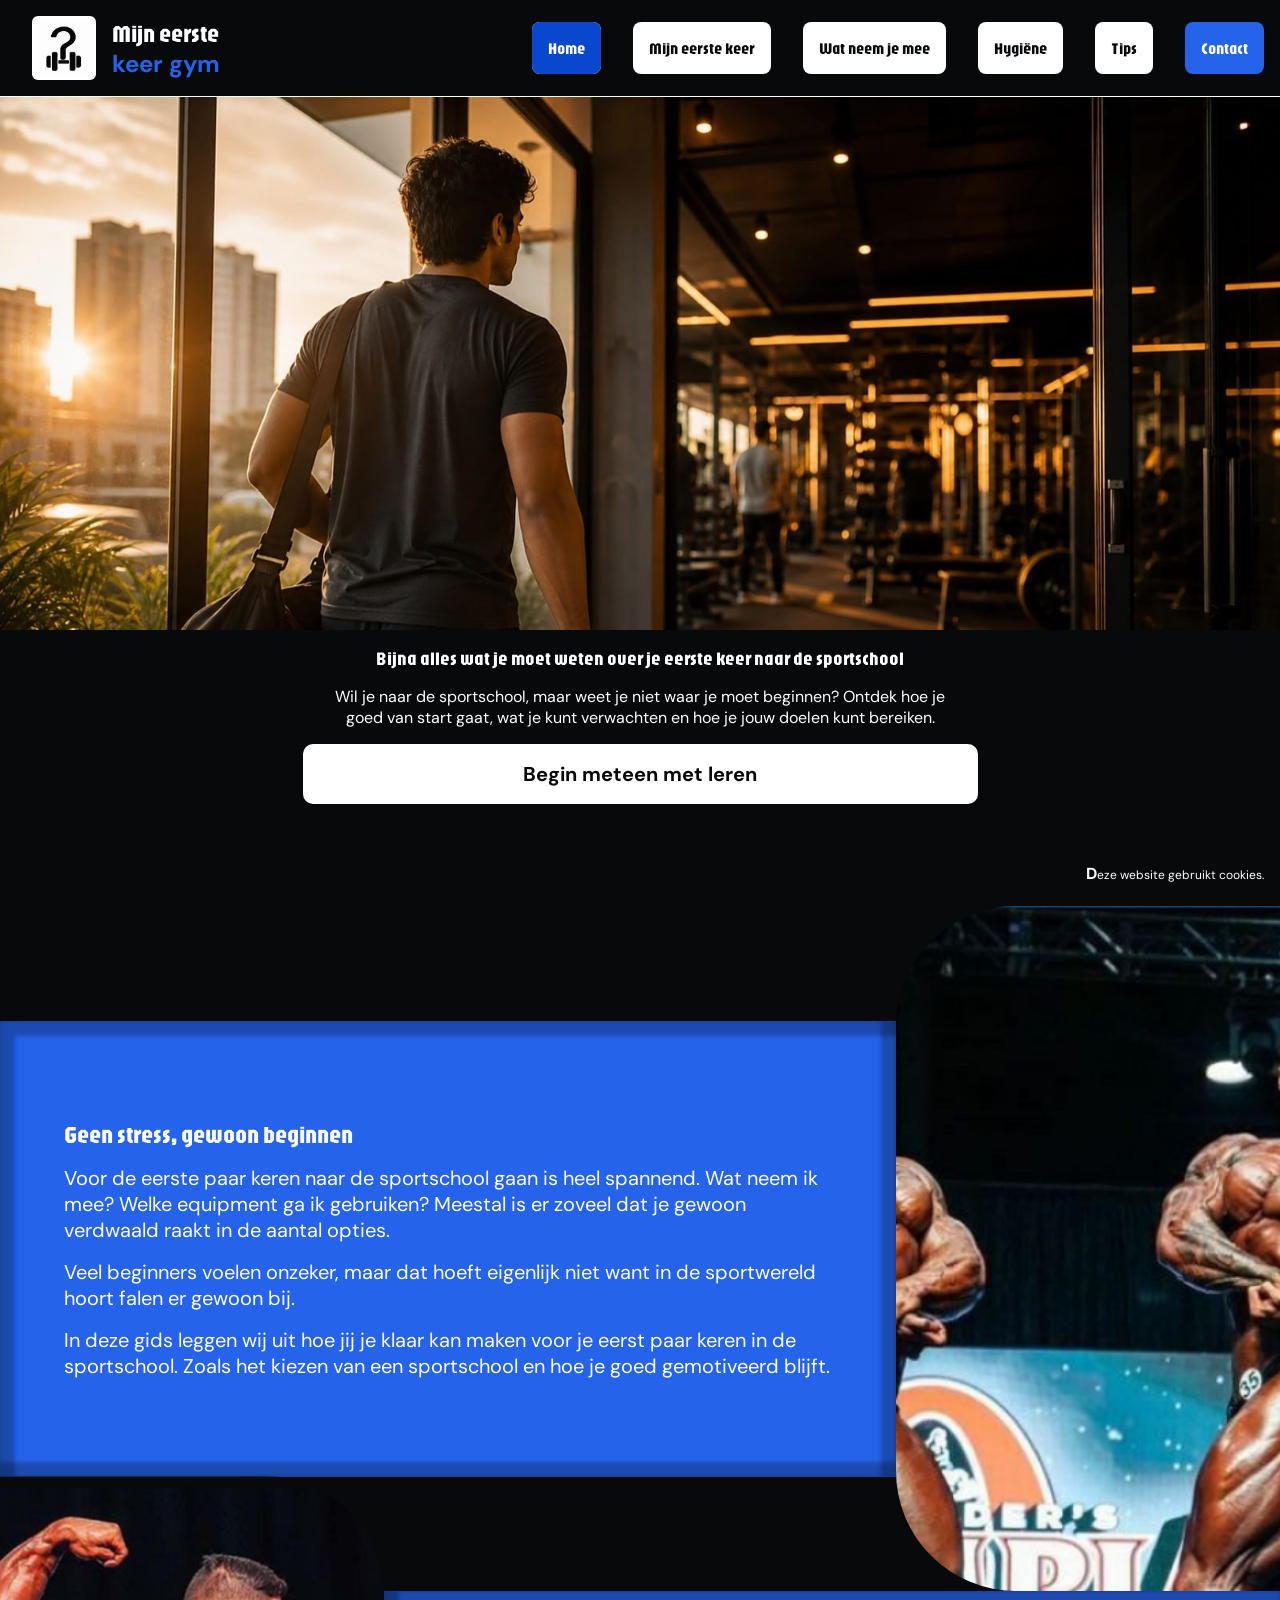
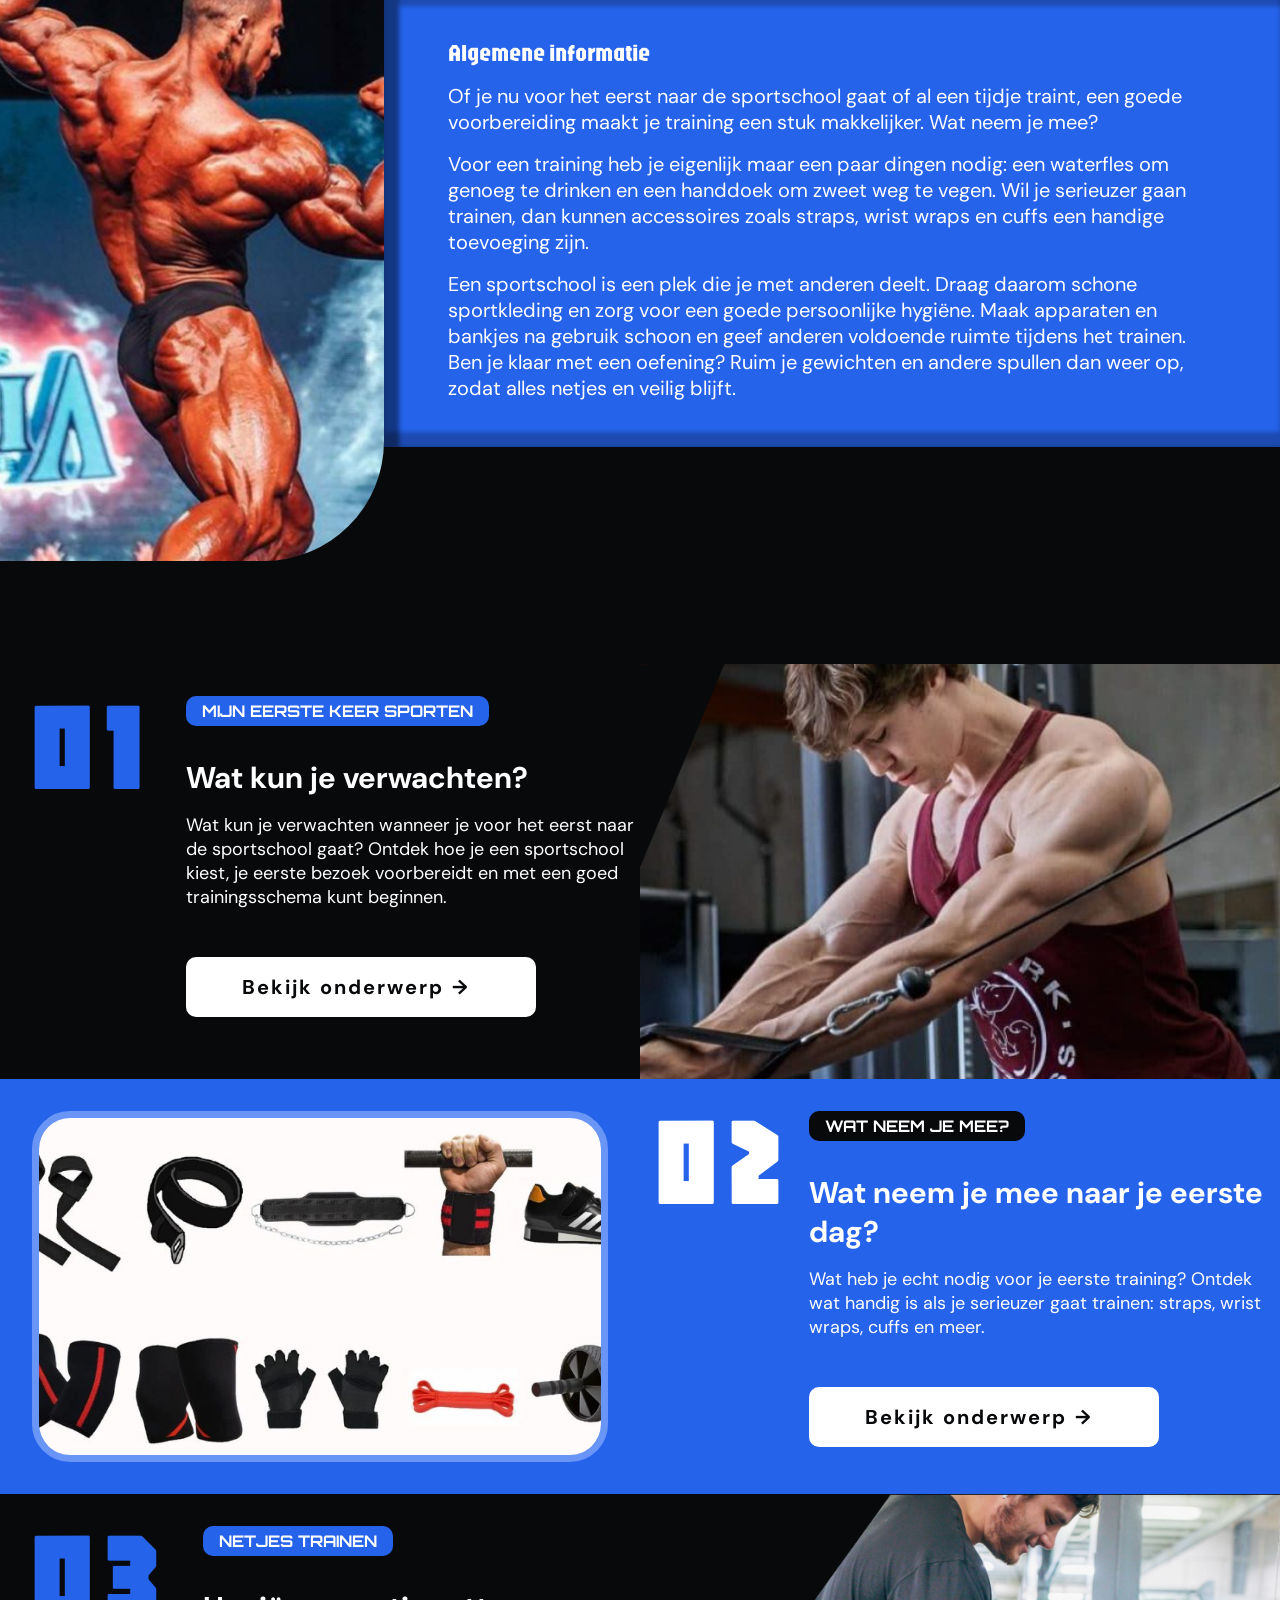
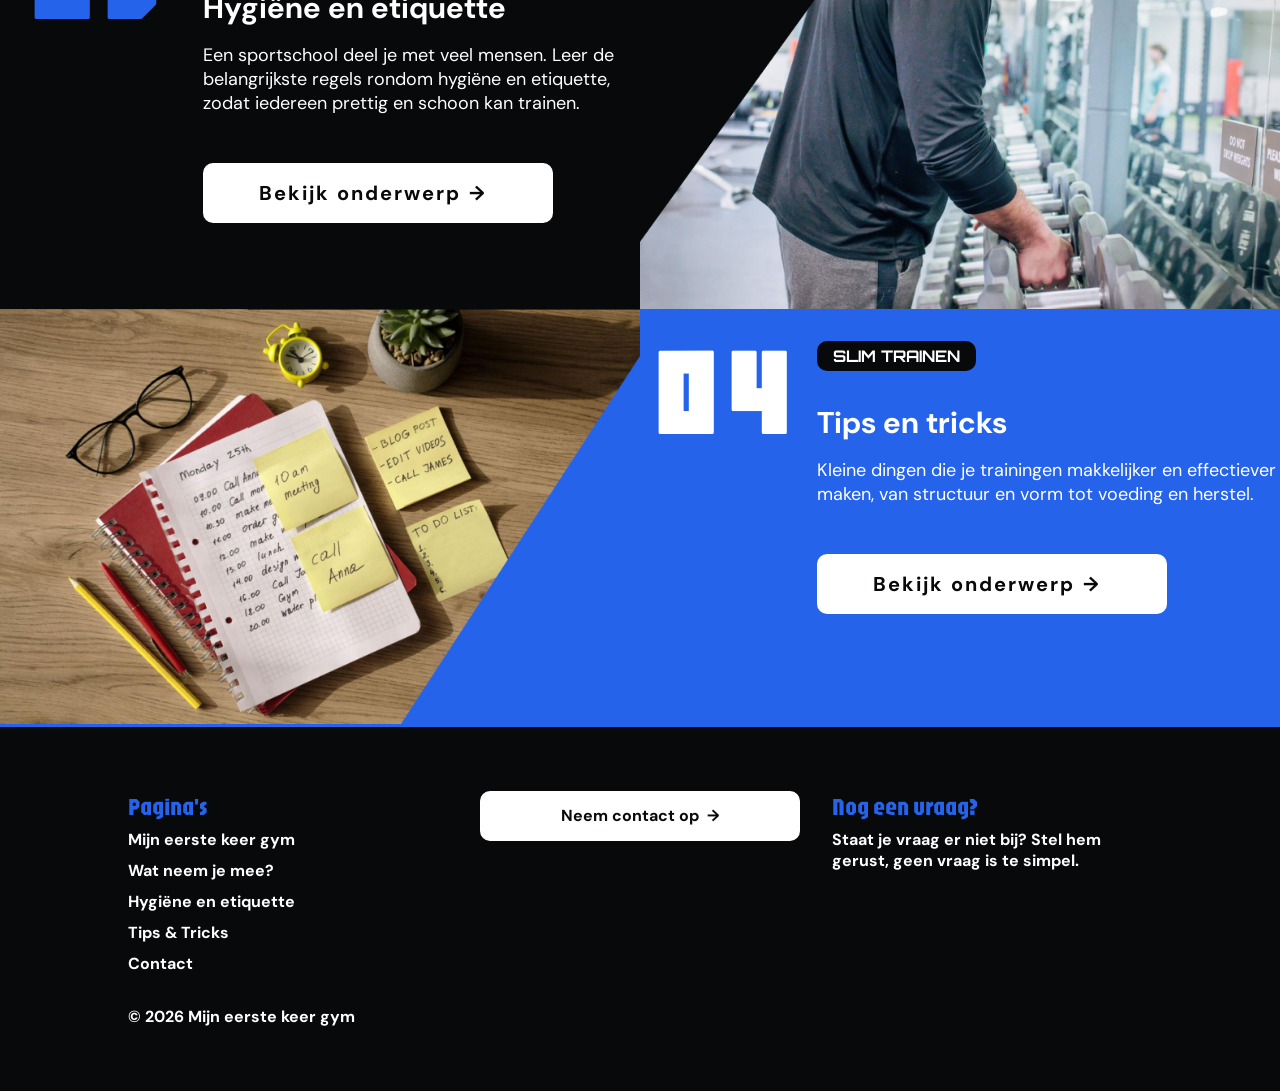
<file: index.html>
<!DOCTYPE html>
<html lang="nl">
<head>
    <meta charset="UTF-8">
    <meta name="viewport" content="width=device-width, initial-scale=1.0">
    <title>Mijn eerste keer gym</title>
    <meta name="description" content="Leer alles over je eerste keer naar de sportschool, van voorbereiding en benodigdheden tot hygiëne en handige trainingstips.">
    <meta name="keywords" content="sportschool, fitness, beginners, training, gym">
    <meta name="author" content="Damian van Schie">
    <link rel="icon" href="img/desktop/Logo.png">
    <link rel="stylesheet" type="text/css" href="css/style.css">
</head>
<body>
    <aside class="cookies-message">Deze website gebruikt cookies.</aside>
    <nav>
        <header>
            <img src="img/desktop/Logo.png" alt="Mijn eerste keer gym logo" title="Mijn eerste keer gym logo">
            <hgroup>
                <h2>Mijn eerste</h2>
                <p class="logo-subtitle">keer gym</p>
            </hgroup>
        </header>
        <ul>
            <li><a href="index.html" aria-current="page">Home</a></li>
            <li><a href="first-time.html">Mijn eerste keer</a></li>
            <li><a href="what-to-bring.html">Wat neem je mee</a></li>
            <li><a href="hygiene.html">Hygiëne</a></li>
            <li><a href="tips.html">Tips</a></li>
            <li><a href="contact.html">Contact</a></li>
        </ul>
        <details id="mobile-menu">
            <summary>☰</summary>
            <ul>
                <li><a href="index.html" aria-current="page"><span class="menu-number">01</span> Home</a></li>
                <li><a href="first-time.html"><span class="menu-number">02</span> Mijn eerste keer</a></li>
                <li><a href="what-to-bring.html"><span class="menu-number">03</span> Wat neem je mee</a></li>
                <li><a href="hygiene.html"><span class="menu-number">04</span> Hygiëne</a></li>
                <li><a href="tips.html"><span class="menu-number">05</span> Tips en tricks</a></li>
                <li><a href="contact.html">Contact</a></li>
            </ul>
        </details>
    </nav>

    <main>
        <section id="home-intro">
            <h2 class="visually-hidden">Introductie</h2>
            <picture>
                <source media="(max-width: 767px)" srcset="img/desktop/home-intro.jpg">
                <img src="img/desktop/home-intro.jpg" alt="Persoon die traint in de sportschool" title="Persoon die traint in de sportschool">
            </picture>
            <section>
                <h1>Bijna alles wat je moet weten over je eerste keer naar de sportschool</h1>
                <p>Wil je naar de sportschool, maar weet je niet waar je moet beginnen? Ontdek hoe je goed van start gaat, wat je kunt verwachten en hoe je jouw doelen kunt bereiken.</p>
                <a id="intro-button" href="first-time.html">Begin meteen met leren</a>
            </section>
        </section>

        <section id="home-info">
            <h2 class="visually-hidden">Informatie voor beginners</h2>
            <section>
                <section>
                    <h2>Geen stress, gewoon beginnen</h2>
                    <p>Voor de eerste paar keren naar de sportschool gaan is heel spannend. Wat neem ik mee? Welke equipment ga ik gebruiken? Meestal is er zoveel dat je gewoon verdwaald raakt in de aantal opties.</p>
                    <p>Veel beginners voelen onzeker, maar dat hoeft eigenlijk niet want in de sportwereld hoort falen er gewoon bij.</p>
                    <p>In deze gids leggen wij uit hoe jij je klaar kan maken voor je eerst paar keren in de sportschool. Zoals het kiezen van een sportschool en hoe je goed gemotiveerd blijft.</p>
                </section>
                <picture>
                    <source media="(max-width: 767px)" srcset="img/mobile/bodybuilding-front.png">
                    <img src="img/desktop/cbum.jpg" alt="Bodybuilder die poseert" title="Bodybuilder die poseert">
                </picture>
            </section>
            <section>
                <picture>
                    <source media="(max-width: 767px)" srcset="img/mobile/bodybuilding-back.png">
                    <img src="img/desktop/ramon.png" alt="Bodybuilder die poseert" title="Bodybuilder die poseert">
                </picture>
                <section>
                    <h2>Algemene informatie</h2>
                    <p>Of je nu voor het eerst naar de sportschool gaat of al een tijdje traint, een goede voorbereiding maakt je training een stuk makkelijker. Wat neem je mee?</p>
                    <p>Voor een training heb je eigenlijk maar een paar dingen nodig: een waterfles om genoeg te drinken en een handdoek om zweet weg te vegen. Wil je serieuzer gaan trainen, dan kunnen accessoires zoals straps, wrist wraps en cuffs een handige toevoeging zijn.</p>
                    <p>Een sportschool is een plek die je met anderen deelt. Draag daarom schone sportkleding en zorg voor een goede persoonlijke hygiëne. Maak apparaten en bankjes na gebruik schoon en geef anderen voldoende ruimte tijdens het trainen. Ben je klaar met een oefening? Ruim je gewichten en andere spullen dan weer op, zodat alles netjes en veilig blijft.</p>
                </section>
            </section>
        </section>

        <ol id="home-cards">
            <li class="home-card">
                <p class="home-card-number">01</p>
                <section class="home-card-content">
                    <p class="short-info">MIJN EERSTE KEER SPORTEN</p>
                    <h2>Wat kun je verwachten?</h2>
                    <p class="home-card-description">Wat kun je verwachten wanneer je voor het eerst naar de sportschool gaat? Ontdek hoe je een sportschool kiest, je eerste bezoek voorbereidt en met een goed trainingsschema kunt beginnen.</p>
                    <a class="main-button" href="first-time.html">
                        Bekijk onderwerp
                        <span>&RightArrow;</span>
                    </a>
                </section>
                <picture>
                    <source media="(max-width: 767px)" srcset="img/mobile/davidLaid.png">
                    <img src="img/desktop/davidLaid.png" alt="Persoon die aan het trainen is" title="Persoon die aan het trainen is">
                </picture>
            </li>
            <li class="home-card">
                <picture>
                    <source media="(max-width: 767px)" srcset="img/mobile/accesories.png">
                    <img src="img/desktop/accesories.png" alt="Fitnessaccessoires voor training" title="Fitnessaccessoires voor training">
                </picture>
                <p class="home-card-number-light">02</p>
                <section class="home-card-content">
                    <p class="short-info-dark">WAT NEEM JE MEE?</p>
                    <h2>Wat neem je mee naar je eerste dag?</h2>
                    <p class="home-card-description">Wat heb je echt nodig voor je eerste training? Ontdek wat handig is als je serieuzer gaat trainen: straps, wrist wraps, cuffs en meer.</p>
                    <a class="main-button" href="what-to-bring.html">
                        Bekijk onderwerp
                        <span>&RightArrow;</span>
                    </a>
                </section>
            </li>
            <li class="home-card">
                <p class="home-card-number">03</p>
                <section class="home-card-content">
                    <p class="short-info">NETJES TRAINEN</p>
                    <h2>Hygiëne en etiquette</h2>
                    <p class="home-card-description">Een sportschool deel je met veel mensen. Leer de belangrijkste regels rondom hygiëne en etiquette, zodat iedereen prettig en schoon kan trainen.</p>
                    <a class="main-button" href="hygiene.html">
                        Bekijk onderwerp
                        <span>&RightArrow;</span>
                    </a>
                </section>
                <picture>
                    <source media="(max-width: 767px)" srcset="img/mobile/ruim-op.png">
                    <img src="img/desktop/returning.png" alt="Iemand die een dumbbell opruimt" title="Iemand die een dumbbell opruimt">
                </picture>
            </li>
            <li class="home-card">
                <picture>
                    <source media="(max-width: 767px)" srcset="img/mobile/notes.png">
                    <img src="img/desktop/notes.png" alt="Notities voor een trainingsschema" title="Notities voor een trainingsschema">
                </picture>
                <p class="home-card-number-light">04</p>
                <section class="home-card-content">
                    <p class="short-info-dark">SLIM TRAINEN</p>
                    <h2>Tips en tricks</h2>
                    <p class="home-card-description">Kleine dingen die je trainingen makkelijker en effectiever maken, van structuur en vorm tot voeding en herstel.</p>
                    <a class="main-button" href="tips.html">
                        Bekijk onderwerp
                        <span>&RightArrow;</span>
                    </a>
                    </section>
                </li>
            </ol>
    </main>

    <footer>
            <section class="footer-intro">
                <h2>Mijn eerste keer gym</h2>
                <p>Alles wat je nodig hebt voor je eerste keer sporten, op één plek.</p>
            </section>
        <nav>
            <h2>Pagina's</h2>
            <ul>
                <li><a href="first-time.html">Mijn eerste keer gym</a></li>
                <li><a href="what-to-bring.html">Wat neem je mee?</a></li>
                <li><a href="hygiene.html">Hygiëne en etiquette</a></li>
                <li><a href="tips.html">Tips &amp; Tricks</a></li>
                <li><a href="contact.html">Contact</a></li>
            </ul>
        </nav>
        <a class="main-button" href="contact.html">
            Neem contact op
            <span>&RightArrow;</span>
        </a>
        <aside>
            <h2>Nog een vraag?</h2>
            <p>Staat je vraag er niet bij? Stel hem gerust, geen vraag is te simpel.</p>
        </aside>
        <p>&copy; 2026 Mijn eerste keer gym</p>
    </footer>
</body>
</html>
</file>
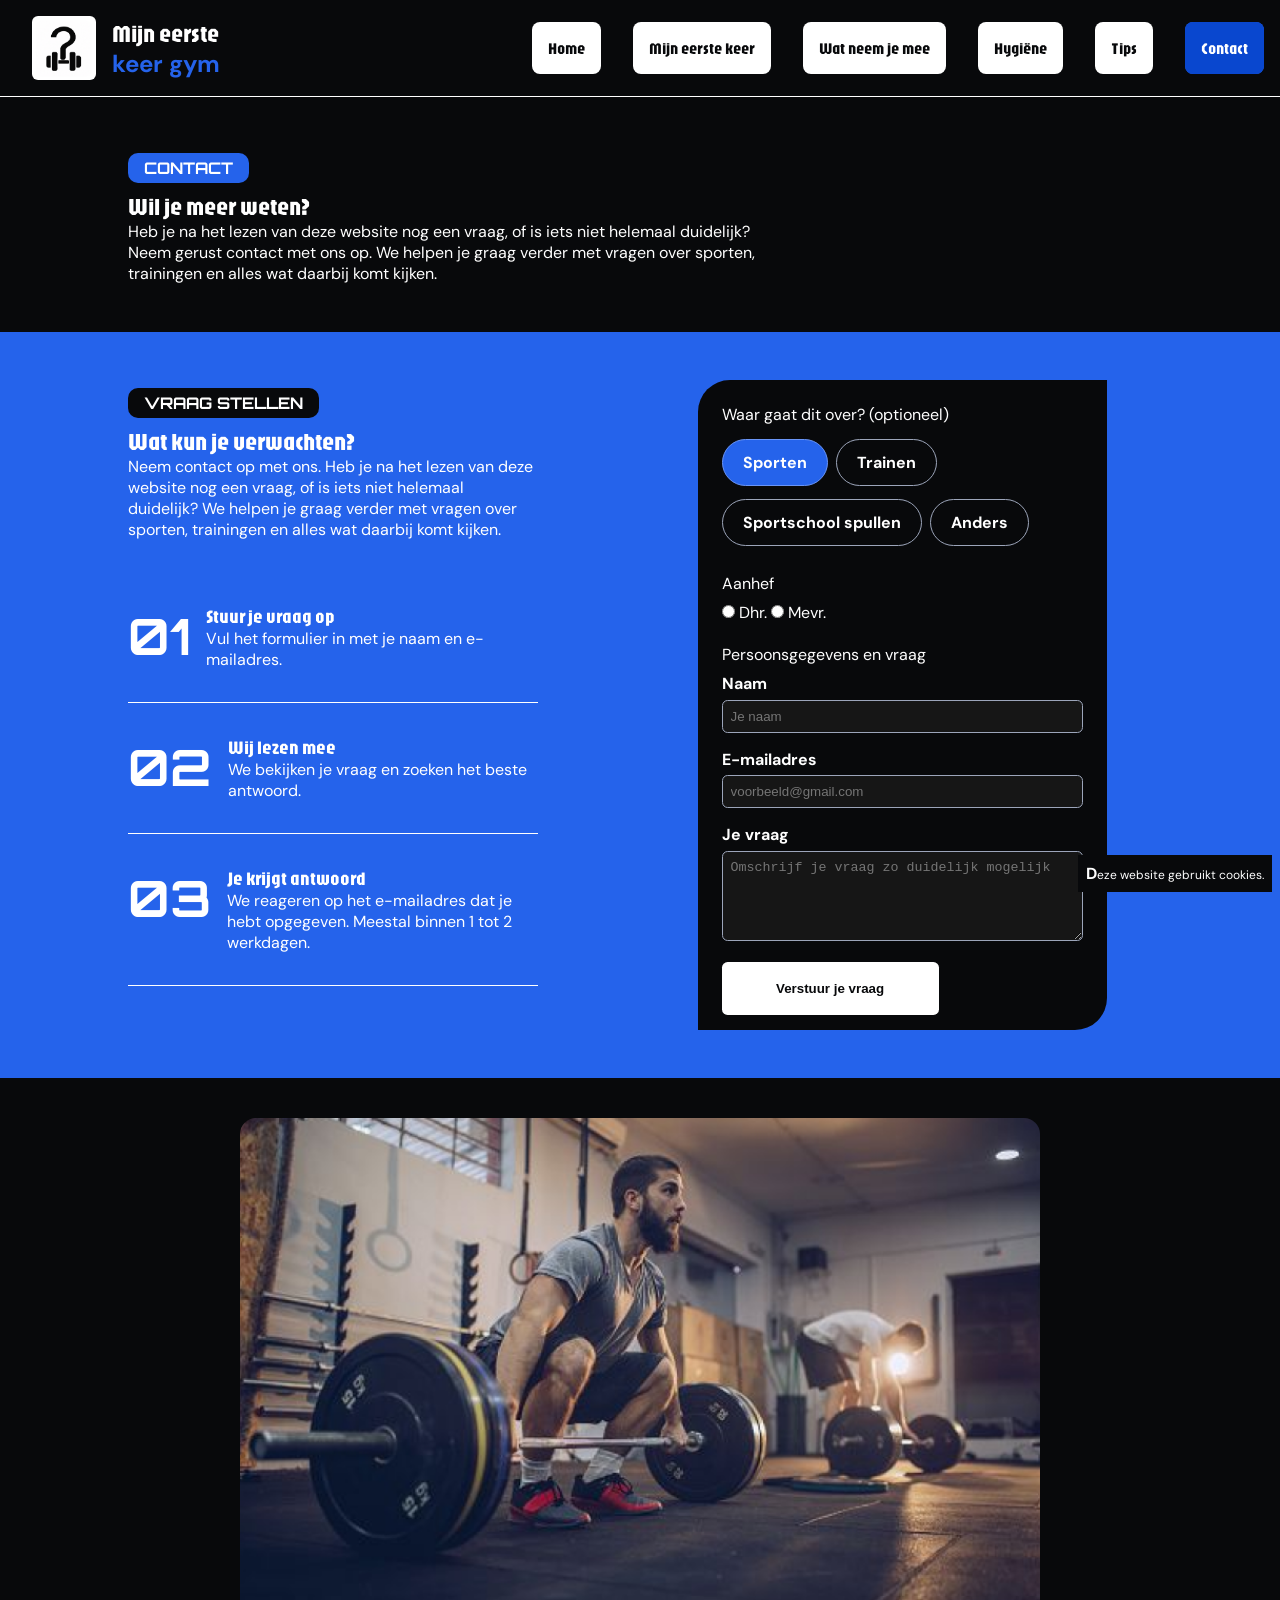
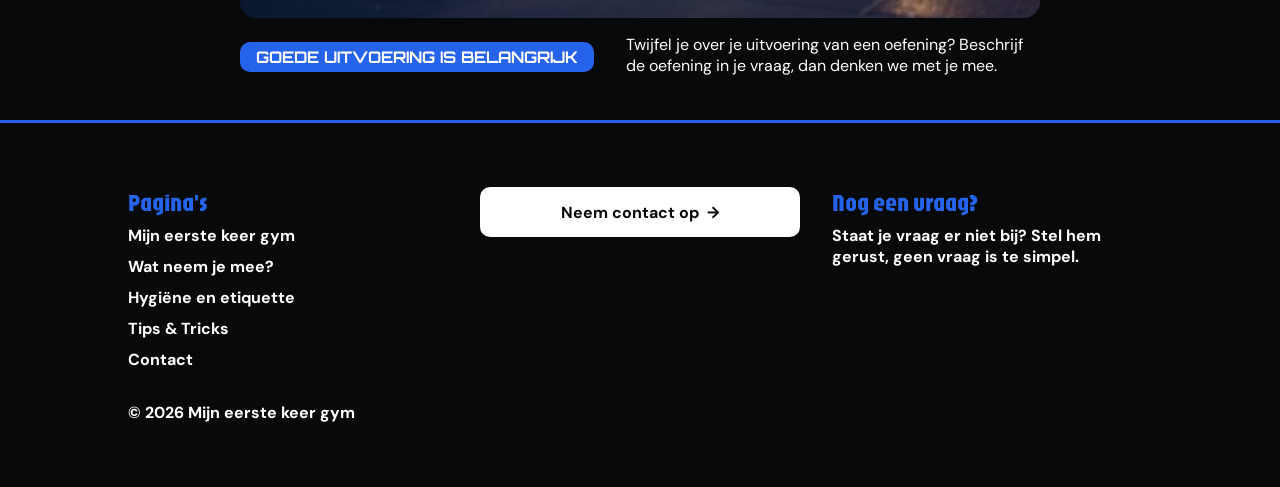
<file: contact.html>
<!DOCTYPE html>
<html lang="nl">
<head>
    <meta charset="UTF-8">
    <meta name="viewport" content="width=device-width, initial-scale=1.0">
    <title>Contact - Mijn eerste keer gym</title>
    <meta name="description" content="Leer alles over je eerste keer naar de sportschool, van voorbereiding en benodigdheden tot hygiëne en handige trainingstips.">
    <meta name="keywords" content="sportschool, fitness, beginners, training, gym">
    <meta name="author" content="Damian van Schie">
    <link rel="icon" href="img/desktop/Logo.png">
    <link rel="stylesheet" type="text/css" href="css/style.css">
</head>
<body>
    <aside class="cookies-message">Deze website gebruikt cookies.</aside>
    <nav>
        <header>
            <img src="img/desktop/Logo.png" alt="Mijn eerste keer gym logo" title="Mijn eerste keer gym logo">
            <hgroup>
                <h2>Mijn eerste</h2>
                <p class="logo-subtitle">keer gym</p>
            </hgroup>
        </header>
        <ul>
            <li><a href="index.html">Home</a></li>
            <li><a href="first-time.html">Mijn eerste keer</a></li>
            <li><a href="what-to-bring.html">Wat neem je mee</a></li>
            <li><a href="hygiene.html">Hygiëne</a></li>
            <li><a href="tips.html">Tips</a></li>
            <li><a href="contact.html" aria-current="page">Contact</a></li>
        </ul>
        <details id="mobile-menu">
            <summary>☰</summary>
            <ul>
                <li><a href="index.html"><span class="menu-number">01</span> Home</a></li>
                <li><a href="first-time.html"><span class="menu-number">02</span> Mijn eerste keer</a></li>
                <li><a href="what-to-bring.html"><span class="menu-number">03</span> Wat neem je mee</a></li>
                <li><a href="hygiene.html"><span class="menu-number">04</span> Hygiëne</a></li>
                <li><a href="tips.html"><span class="menu-number">05</span> Tips en tricks</a></li>
                <li><a href="contact.html" aria-current="page">Contact</a></li>
            </ul>
        </details>
    </nav>

    <main id="contact-page">
        <section id="contact-main-text">
            <p class="short-info">Contact</p>
            <h1>Wil je meer weten?</h1>
            <p>Heb je na het lezen van deze website nog een vraag, of is iets niet helemaal duidelijk? Neem gerust contact met ons op. We helpen je graag verder met vragen over sporten, trainingen en alles wat daarbij komt kijken.</p>
        </section>

        <section id="contact-content" aria-label="Contactformulier">
            <aside id="form-information">
                <header class="main-text">
                    <p class="short-info-dark">Vraag stellen</p>
                    <h2>Wat kun je verwachten?</h2>
                    <p>Neem contact op met ons. Heb je na het lezen van deze website nog een vraag, of is iets niet helemaal duidelijk? We helpen je graag verder met vragen over sporten, trainingen en alles wat daarbij komt kijken.</p>
                </header>

                <ol id="contact-steps">
                    <li class="contact-step">
                        <p class="card-number">01</p>
                        <article class="contact-step-text">
                            <h3>Stuur je vraag op</h3>
                            <p>Vul het formulier in met je naam en e-mailadres.</p>
                        </article>
                    </li>
                    <li class="contact-step">
                        <p class="card-number">02</p>
                        <article class="contact-step-text">
                            <h3>Wij lezen mee</h3>
                            <p>We bekijken je vraag en zoeken het beste antwoord.</p>
                        </article>
                    </li>
                    <li class="contact-step">
                        <p class="card-number">03</p>
                        <article class="contact-step-text">
                            <h3>Je krijgt antwoord</h3>
                            <p>We reageren op het e-mailadres dat je hebt opgegeven. Meestal binnen 1 tot 2 werkdagen.</p>
                        </article>
                    </li>
                </ol>
            </aside>

            <form id="contact-form" method="post">
                <fieldset id="contact-topic">
                    <legend>Waar gaat dit over? (optioneel)</legend>
                    <label><input type="radio" name="topic" value="sporten" checked> Sporten</label>
                    <label><input type="radio" name="topic" value="trainen"> Trainen</label>
                    <label><input type="radio" name="topic" value="sportschool"> Sportschool spullen</label>
                    <label><input type="radio" name="topic" value="anders"> Anders</label>
                </fieldset>
                
                <fieldset>
                    <legend>Aanhef</legend>
                    <label><input type="radio" name="salutation" value="dhr"> Dhr.</label>
                    <label><input type="radio" name="salutation" value="mevr"> Mevr.</label>
                </fieldset>

                <fieldset id="form-text-inputs">
                    <legend>Persoonsgegevens en vraag</legend>
                    <p>
                        <label for="name">Naam</label>
                        <input type="text" name="name" id="name" placeholder="Je naam" required>
                    </p>
                    <p>
                        <label for="email">E-mailadres</label>
                        <input type="email" name="email" id="email" placeholder="voorbeeld@gmail.com" required>
                    </p>
                    <p>
                        <label for="question">Je vraag</label>
                        <textarea name="question" id="question" placeholder="Omschrijf je vraag zo duidelijk mogelijk" required></textarea>
                    </p>
                </fieldset>
                <input type="submit" value="Verstuur je vraag">
            </form>
        </section>
        <figure id="contact-image">
            <img src="img/desktop/form.png" alt="Twee mannen trainen: Één met goede en één met slechte vorm" title="Twee mannen trainen: Één met goede en één met slechte vorm">
            <figcaption>
                <p class="short-info">Goede uitvoering is belangrijk</p>
                <p>Twijfel je over je uitvoering van een oefening? Beschrijf de oefening in je vraag, dan denken we met je mee.</p>
            </figcaption>
        </figure>
    </main>

    <footer>
        <section class="footer-intro">
            <h2>Mijn eerste keer gym</h2>
            <p>Alles wat je nodig hebt voor je eerste keer sporten, op één plek.</p>
        </section>
        <nav>
            <h2>Pagina's</h2>
            <ul>
                <li><a href="first-time.html">Mijn eerste keer gym</a></li>
                <li><a href="what-to-bring.html">Wat neem je mee?</a></li>
                <li><a href="hygiene.html">Hygiëne en etiquette</a></li>
                <li><a href="tips.html">Tips &amp; Tricks</a></li>
                <li><a href="contact.html">Contact</a></li>
            </ul>
        </nav>
        <a class="main-button" href="contact.html">
            Neem contact op
            <span>&RightArrow;</span>
        </a>
        <aside>
            <h2>Nog een vraag?</h2>
            <p>Staat je vraag er niet bij? Stel hem gerust, geen vraag is te simpel.</p>
        </aside>
        <p>&copy; 2026 Mijn eerste keer gym</p>
    </footer>
</body>
</html>
</file>
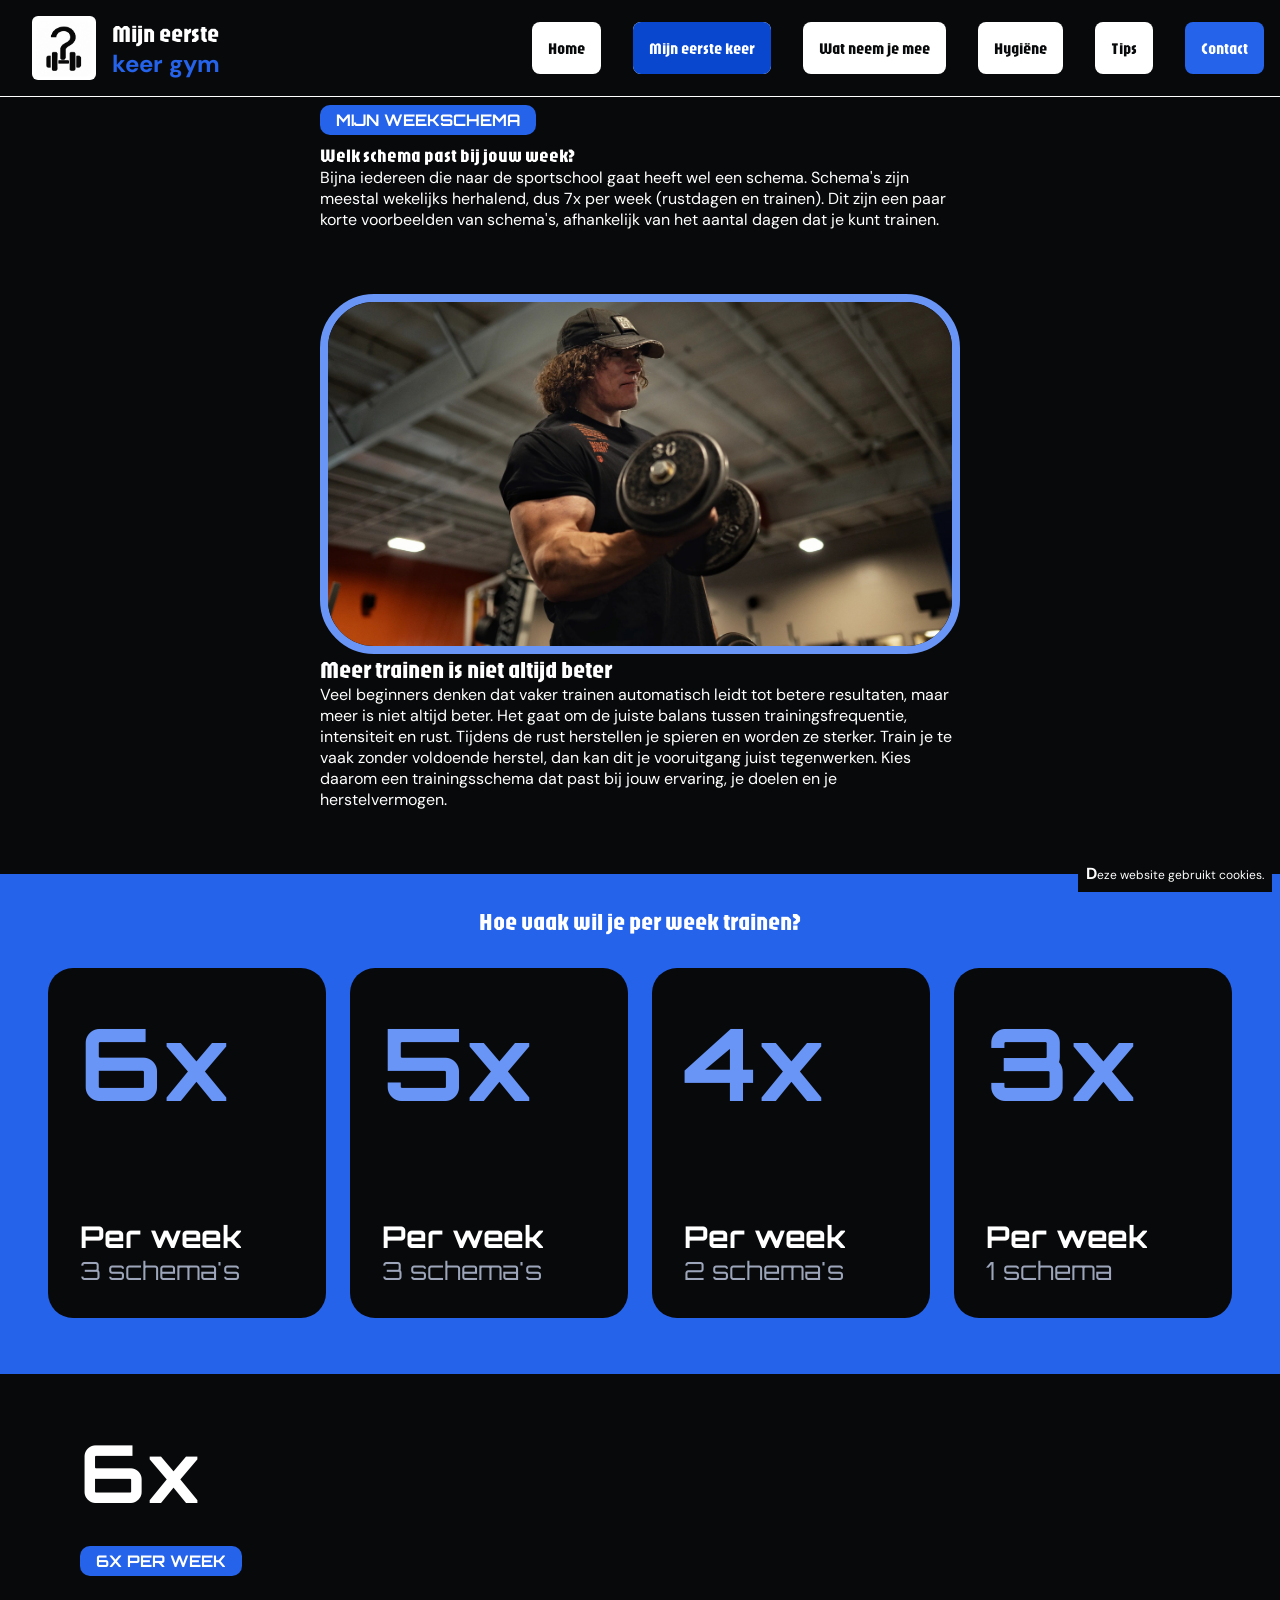
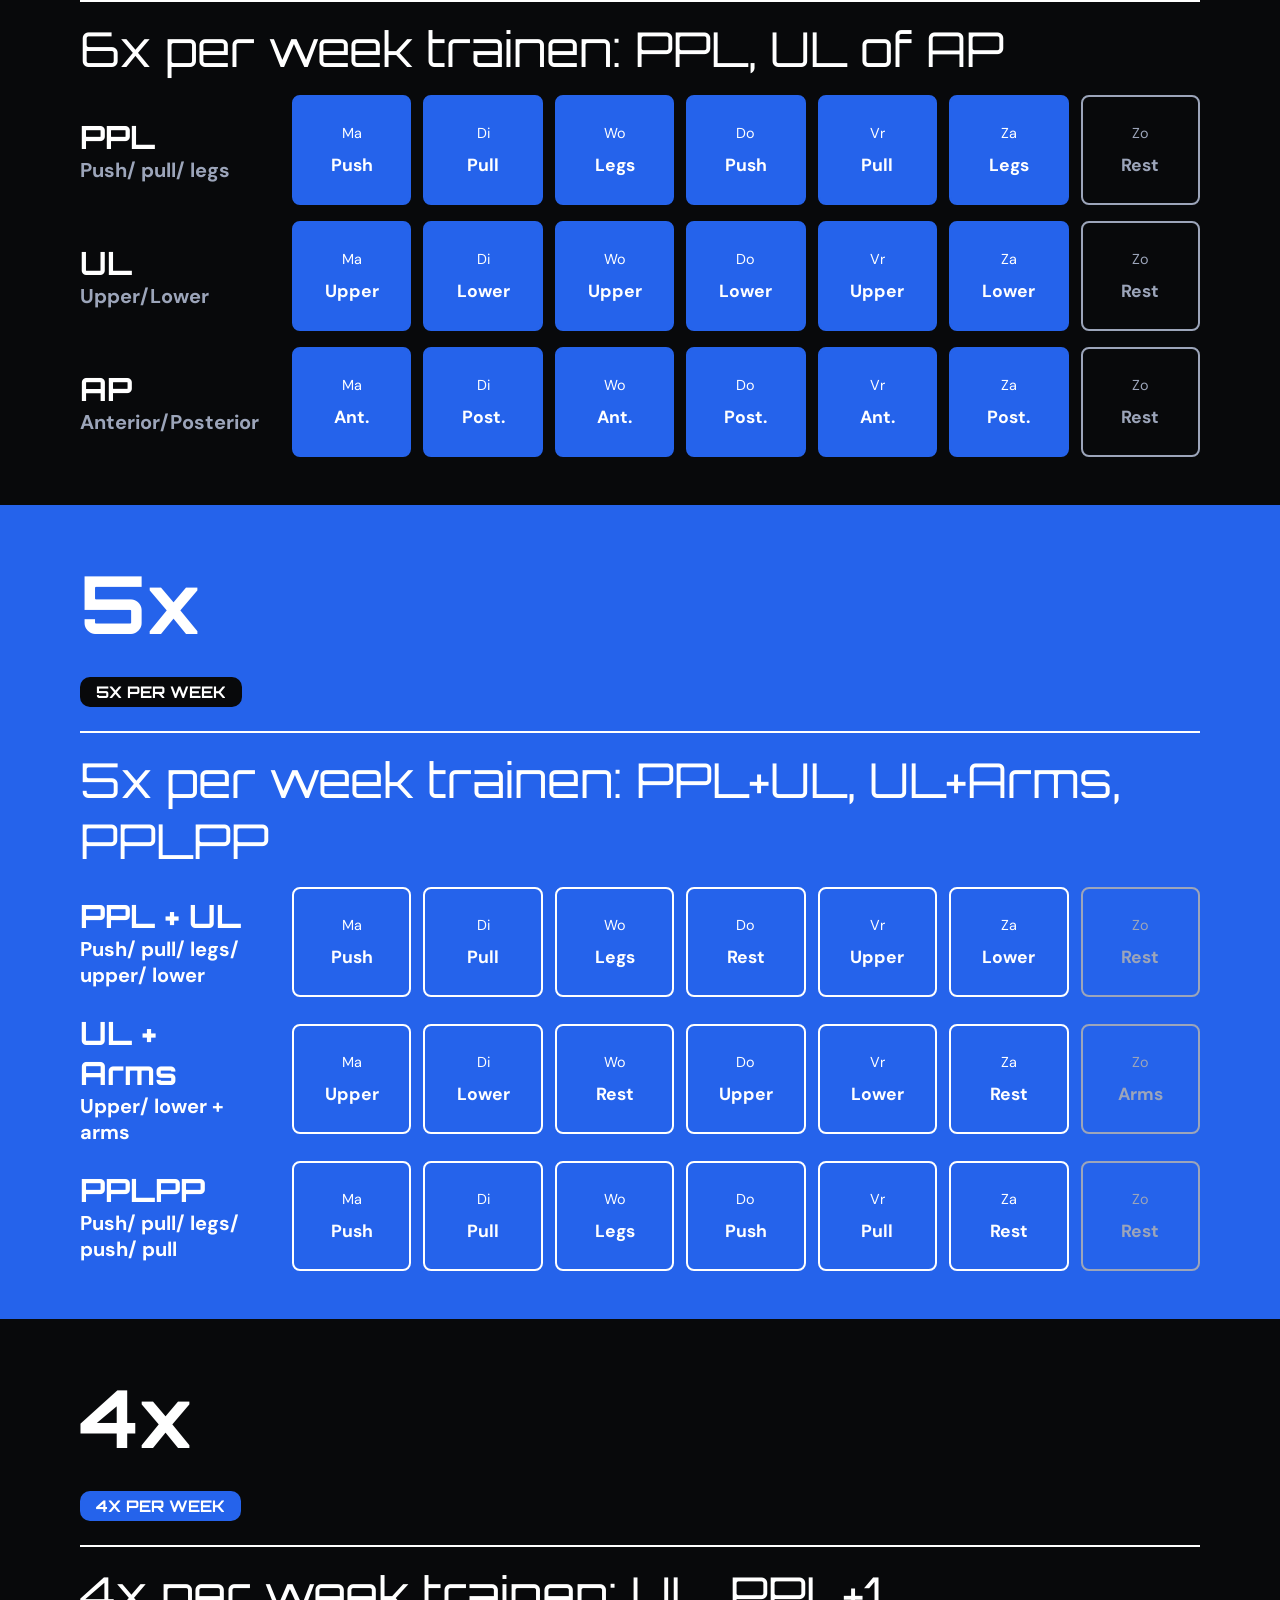
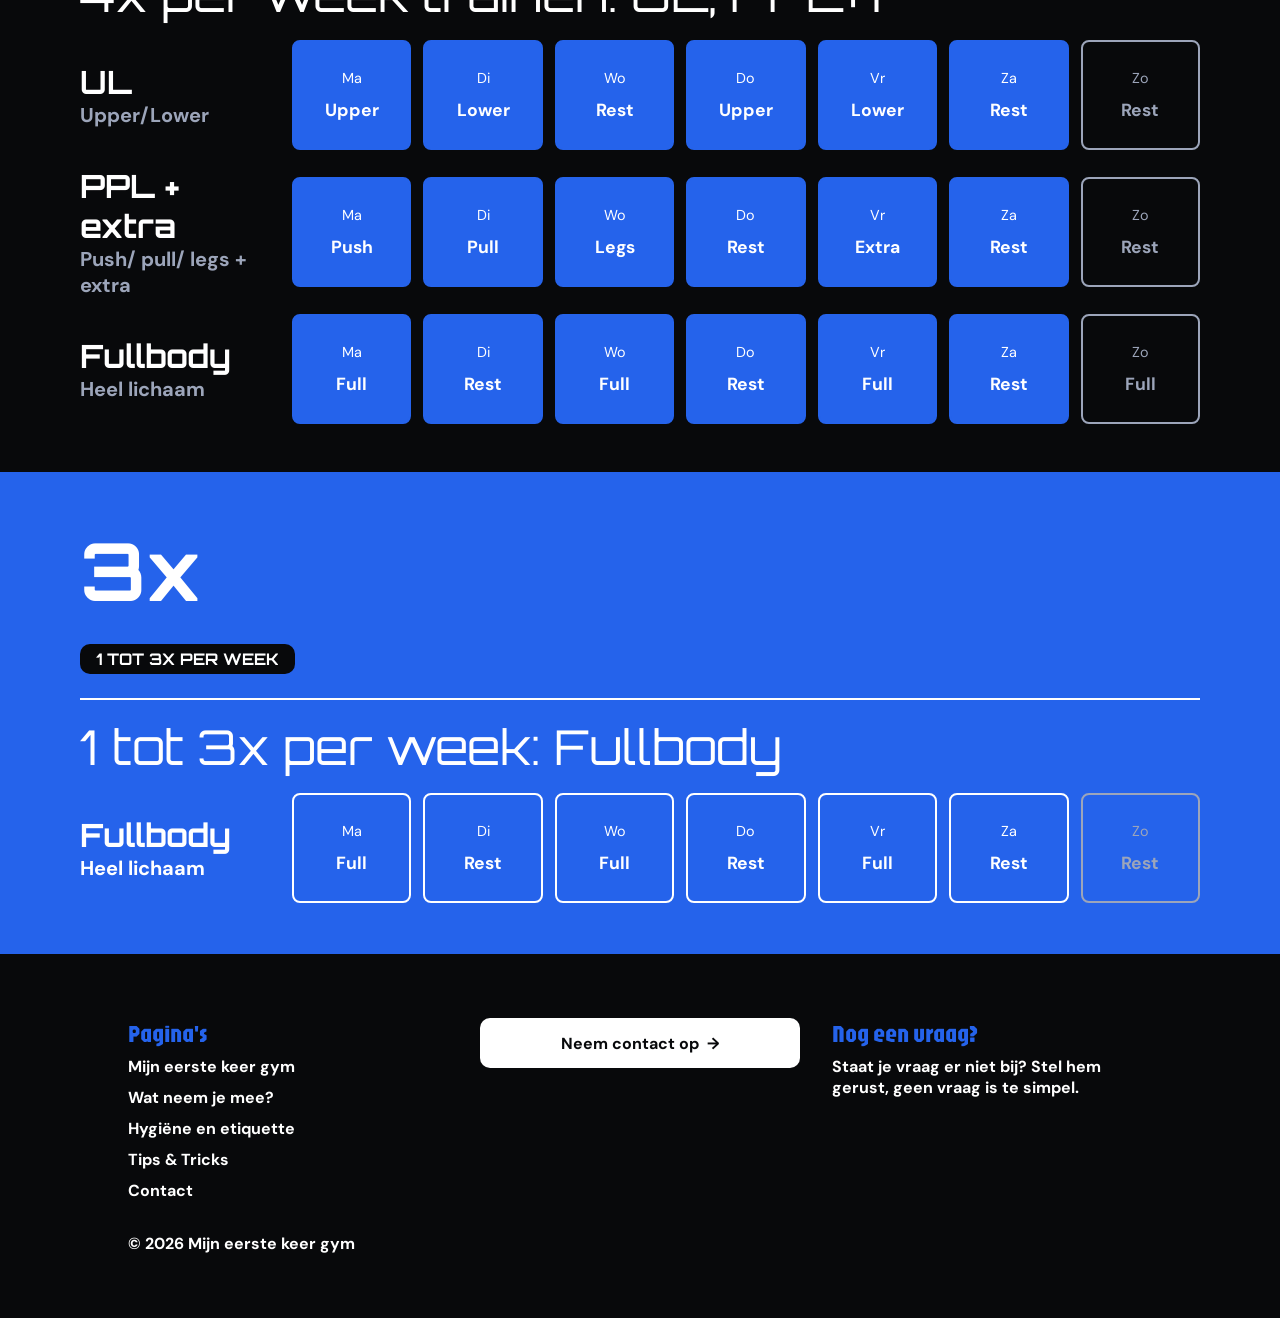
<file: first-time.html>
<!DOCTYPE html>
<html lang="nl">
<head>
    <meta charset="UTF-8">
    <meta name="viewport" content="width=device-width, initial-scale=1.0">
    <title>Mijn eerste keer gym</title>
    <meta name="description" content="Leer alles over je eerste keer naar de sportschool, van voorbereiding en benodigdheden tot hygiëne en handige trainingstips.">
    <meta name="keywords" content="sportschool, fitness, beginners, training, gym">
    <meta name="author" content="Damian van Schie">
    <link rel="icon" href="img/desktop/Logo.png">
    <link rel="stylesheet" type="text/css" href="css/style.css">
</head>
<body>
    <aside class="cookies-message">Deze website gebruikt cookies.</aside>
    <nav>
        <header>
            <img src="img/desktop/Logo.png" alt="Mijn eerste keer gym logo" title="Mijn eerste keer gym logo">
            <hgroup>
                <h2>Mijn eerste</h2>
                <p class="logo-subtitle">keer gym</p>
            </hgroup>
        </header>
        <ul>
            <li><a href="index.html">Home</a></li>
            <li><a href="first-time.html" aria-current="page">Mijn eerste keer</a></li>
            <li><a href="what-to-bring.html">Wat neem je mee</a></li>
            <li><a href="hygiene.html">Hygiëne</a></li>
            <li><a href="tips.html">Tips</a></li>
            <li><a href="contact.html">Contact</a></li>
        </ul>
        <details id="mobile-menu">
            <summary>☰</summary>
            <ul>
                <li><a href="index.html"><span class="menu-number">01</span> Home</a></li>
                <li><a href="first-time.html" aria-current="page"><span class="menu-number">02</span> Mijn eerste keer</a></li>
                <li><a href="what-to-bring.html"><span class="menu-number">03</span> Wat neem je mee</a></li>
                <li><a href="hygiene.html"><span class="menu-number">04</span> Hygiëne</a></li>
                <li><a href="tips.html"><span class="menu-number">05</span> Tips en tricks</a></li>
                <li><a href="contact.html">Contact</a></li>
            </ul>
        </details>
    </nav>

    <main>
        <section id="center-text">
            <section class="main-text">
                <p class="short-info">Mijn weekschema</p>
                <h1>Welk schema past bij jouw week?</h1>
                <p>Bijna iedereen die naar de sportschool gaat heeft wel een schema. Schema's zijn meestal wekelijks herhalend, dus 7x per week (rustdagen en trainen). Dit zijn een paar korte voorbeelden van schema's, afhankelijk van het aantal dagen dat je kunt trainen.</p>
            </section>

            <img src="img/desktop/SamSulek.jpg" alt="Persoon die traint in de sportschool" title="Persoon die traint in de sportschool">

            <section class="main-text">
                <h2>Meer trainen is niet altijd beter</h2>
                <p>Veel beginners denken dat vaker trainen automatisch leidt tot betere resultaten, maar meer is niet altijd beter. Het gaat om de juiste balans tussen trainingsfrequentie, intensiteit en rust. Tijdens de rust herstellen je spieren en worden ze sterker. Train je te vaak zonder voldoende herstel, dan kan dit je vooruitgang juist tegenwerken. Kies daarom een trainingsschema dat past bij jouw ervaring, je doelen en je herstelvermogen.</p>
            </section>
        </section>
        
        <section id="times-per-day">
            <h1>Hoe vaak wil je per week trainen?</h1>
            <ul id="times-per-day-cards">
                <li class="training-frequency-card">
                    <a href="#training-6">
                        <h2>6x</h2>
                        <section>
                            <h3>Per week</h3>
                            <p>3 schema's</p>
                        </section>
                    </a>
                </li>
                <li class="training-frequency-card">
                    <a href="#training-5">
                        <h2>5x</h2>
                        <section>
                            <h3>Per week</h3>
                            <p>3 schema's</p>
                        </section>
                    </a>
                </li>
                <li class="training-frequency-card">
                    <a href="#training-4">
                        <h2>4x</h2>
                        <section>
                            <h3>Per week</h3>
                            <p>2 schema's</p>
                        </section>
                    </a>
                </li>
                <li class="training-frequency-card">
                    <a href="#training-3">
                        <h2>3x</h2>
                        <section>
                            <h3>Per week</h3>
                            <p>1 schema</p>
                        </section>
                    </a>
                </li>
            </ul>
        </section>

        <table>
            <caption>Trainingsfrequentie</caption>
            <tr>
                <th>Dagen per week</th>
                <th>Aantal schema's</th>
            </tr>
            <tr>
                <td>6x</td>
                <td>3 schema's</td>
            </tr>
            <tr>
                <td>5x</td>
                <td>3 schema's</td>
            </tr>
            <tr>
                <td>4x</td>
                <td>2 schema's</td>
            </tr>
            <tr>
                <td>3x</td>
                <td>1 schema</td>
            </tr>
            <tr>
                <td>&reg;</td>
                <td>&trade;</td>
            </tr>
            <tr>
                <td>&quot;</td>
                <td>&pound;</td>
            </tr>
            <tr>
                <td>&euro;</td>
                <td>HTML entity</td>
            </tr>
            <tr>
                <td>float</td>
                <td>CSS property</td>
            </tr>
        </table>

        <!-- 6x per week -->
        <section class="training-frequency" id="training-6">
            <h2>6x</h2>
            <p class="short-info">6x per week</p>
            <span class="section-divider" aria-hidden="true"></span>
            <h3>6x per week trainen: PPL, UL of AP</h3>

            <section id="schedule-cards">
                <article class="schedule-card">
                    <header>
                        <h2>PPL</h2>
                        <p>Push/ pull/ legs</p>
                    </header>
                    <ol>
                        <li><p>Ma</p><h3>Push</h3></li>
                        <li><p>Di</p><h3>Pull</h3></li>
                        <li><p>Wo</p><h3>Legs</h3></li>
                        <li><p>Do</p><h3>Push</h3></li>
                        <li><p>Vr</p><h3>Pull</h3></li>
                        <li><p>Za</p><h3>Legs</h3></li>
                        <li><p>Zo</p><h3>Rest</h3></li>
                    </ol>
                </article>

                <article class="schedule-card">
                    <header>
                        <h2>UL</h2>
                        <p>Upper/Lower</p>
                    </header>
                    <ol>
                        <li><p>Ma</p><h3>Upper</h3></li>
                        <li><p>Di</p><h3>Lower</h3></li>
                        <li><p>Wo</p><h3>Upper</h3></li>
                        <li><p>Do</p><h3>Lower</h3></li>
                        <li><p>Vr</p><h3>Upper</h3></li>
                        <li><p>Za</p><h3>Lower</h3></li>
                        <li><p>Zo</p><h3>Rest</h3></li>
                    </ol>
                </article>

                <article class="schedule-card">
                    <header>
                        <h2>AP</h2>
                        <p>Anterior/Posterior</p>
                    </header>
                    <ol>
                        <li><p>Ma</p><h3>Ant.</h3></li>
                        <li><p>Di</p><h3>Post.</h3></li>
                        <li><p>Wo</p><h3>Ant.</h3></li>
                        <li><p>Do</p><h3>Post.</h3></li>
                        <li><p>Vr</p><h3>Ant.</h3></li>
                        <li><p>Za</p><h3>Post.</h3></li>
                        <li><p>Zo</p><h3>Rest</h3></li>
                    </ol>
                </article>
            </section>
        </section>

        <!-- 5x per week -->
        <section class="training-frequency secondary-bg" id="training-5">
            <h2>5x</h2>
            <p class="short-info-dark">5x per week</p>
            <span class="section-divider" aria-hidden="true"></span>
            <h3>5x per week trainen: PPL+UL, UL+Arms, PPLPP</h3>

            <article class="schedule-card">
                <header>
                    <h2>PPL + UL</h2>
                    <p>Push/ pull/ legs/ upper/ lower</p>
                </header>
                <ol>
                    <li><p>Ma</p><h3>Push</h3></li>
                    <li><p>Di</p><h3>Pull</h3></li>
                    <li><p>Wo</p><h3>Legs</h3></li>
                    <li><p>Do</p><h3>Rest</h3></li>
                    <li><p>Vr</p><h3>Upper</h3></li>
                    <li><p>Za</p><h3>Lower</h3></li>
                    <li><p>Zo</p><h3>Rest</h3></li>
                </ol>
            </article>

            <article class="schedule-card">
                <header>
                    <h2>UL + Arms</h2>
                    <p>Upper/ lower + arms</p>
                </header>
                <ol>
                    <li><p>Ma</p><h3>Upper</h3></li>
                    <li><p>Di</p><h3>Lower</h3></li>
                    <li><p>Wo</p><h3>Rest</h3></li>
                    <li><p>Do</p><h3>Upper</h3></li>
                    <li><p>Vr</p><h3>Lower</h3></li>
                    <li><p>Za</p><h3>Rest</h3></li>
                    <li><p>Zo</p><h3>Arms</h3></li>
                </ol>
            </article>

            <article class="schedule-card">
                <header>
                    <h2>PPLPP</h2>
                    <p>Push/ pull/ legs/ push/ pull</p>
                </header>
                <ol>
                    <li><p>Ma</p><h3>Push</h3></li>
                    <li><p>Di</p><h3>Pull</h3></li>
                    <li><p>Wo</p><h3>Legs</h3></li>
                    <li><p>Do</p><h3>Push</h3></li>
                    <li><p>Vr</p><h3>Pull</h3></li>
                    <li><p>Za</p><h3>Rest</h3></li>
                    <li><p>Zo</p><h3>Rest</h3></li>
                </ol>
            </article>
        </section>

        <!-- 4x per week -->
        <section class="training-frequency" id="training-4">
            <h2>4x</h2>
            <p class="short-info">4x per week</p>
            <span class="section-divider" aria-hidden="true"></span>
            <h3>4x per week trainen: UL, PPL+1</h3>

            <article class="schedule-card">
                <header>
                    <h2>UL</h2>
                    <p>Upper/Lower</p>
                </header>
                <ol>
                    <li><p>Ma</p><h3>Upper</h3></li>
                    <li><p>Di</p><h3>Lower</h3></li>
                    <li><p>Wo</p><h3>Rest</h3></li>
                    <li><p>Do</p><h3>Upper</h3></li>
                    <li><p>Vr</p><h3>Lower</h3></li>
                    <li><p>Za</p><h3>Rest</h3></li>
                    <li><p>Zo</p><h3>Rest</h3></li>
                </ol>
            </article>

            <article class="schedule-card">
                <header>
                    <h2>PPL + extra</h2>
                    <p>Push/ pull/ legs + extra</p>
                </header>
                <ol>
                    <li><p>Ma</p><h3>Push</h3></li>
                    <li><p>Di</p><h3>Pull</h3></li>
                    <li><p>Wo</p><h3>Legs</h3></li>
                    <li><p>Do</p><h3>Rest</h3></li>
                    <li><p>Vr</p><h3>Extra</h3></li>
                    <li><p>Za</p><h3>Rest</h3></li>
                    <li><p>Zo</p><h3>Rest</h3></li>
                </ol>
            </article>

            <article class="schedule-card">
                <header>
                    <h2>Fullbody</h2>
                    <p>Heel lichaam</p>
                </header>
                <ol>
                    <li><p>Ma</p><h3>Full</h3></li>
                    <li><p>Di</p><h3>Rest</h3></li>
                    <li><p>Wo</p><h3>Full</h3></li>
                    <li><p>Do</p><h3>Rest</h3></li>
                    <li><p>Vr</p><h3>Full</h3></li>
                    <li><p>Za</p><h3>Rest</h3></li>
                    <li><p>Zo</p><h3>Full</h3></li>
                </ol>
            </article>
        </section>

        <!-- 3x per week -->
        <section class="training-frequency secondary-bg" id="training-3">
            <h2>3x</h2>
            <p class="short-info-dark">1 tot 3x per week</p>
            <span class="section-divider" aria-hidden="true"></span>
            <h3>1 tot 3x per week: Fullbody</h3>

            <article class="schedule-card">
                <header>
                    <h2>Fullbody</h2>
                    <p>Heel lichaam</p>
                </header>
                <ol>
                    <li><p>Ma</p><h3>Full</h3></li>
                    <li><p>Di</p><h3>Rest</h3></li>
                    <li><p>Wo</p><h3>Full</h3></li>
                    <li><p>Do</p><h3>Rest</h3></li>
                    <li><p>Vr</p><h3>Full</h3></li>
                    <li><p>Za</p><h3>Rest</h3></li>
                    <li><p>Zo</p><h3>Rest</h3></li>
                </ol>
            </article>
        </section>

    </main>

    <footer>
        <section class="footer-intro">
            <h2>Mijn eerste keer gym</h2>
            <p>Alles wat je nodig hebt voor je eerste keer sporten, op één plek.</p>
        </section>
        <nav>
            <h2>Pagina's</h2>
            <ul>
                <li><a href="first-time.html">Mijn eerste keer gym</a></li>
                <li><a href="what-to-bring.html">Wat neem je mee?</a></li>
                <li><a href="hygiene.html">Hygiëne en etiquette</a></li>
                <li><a href="tips.html">Tips &amp; Tricks</a></li>
                <li><a href="contact.html">Contact</a></li>
            </ul>
        </nav>
        <a class="main-button" href="contact.html">
            Neem contact op
            <span>&RightArrow;</span>
        </a>
        <aside>
            <h2>Nog een vraag?</h2>
            <p>Staat je vraag er niet bij? Stel hem gerust, geen vraag is te simpel.</p>
        </aside>
        <p>&copy; 2026 Mijn eerste keer gym</p>
    </footer>
</body>
</html>
</file>
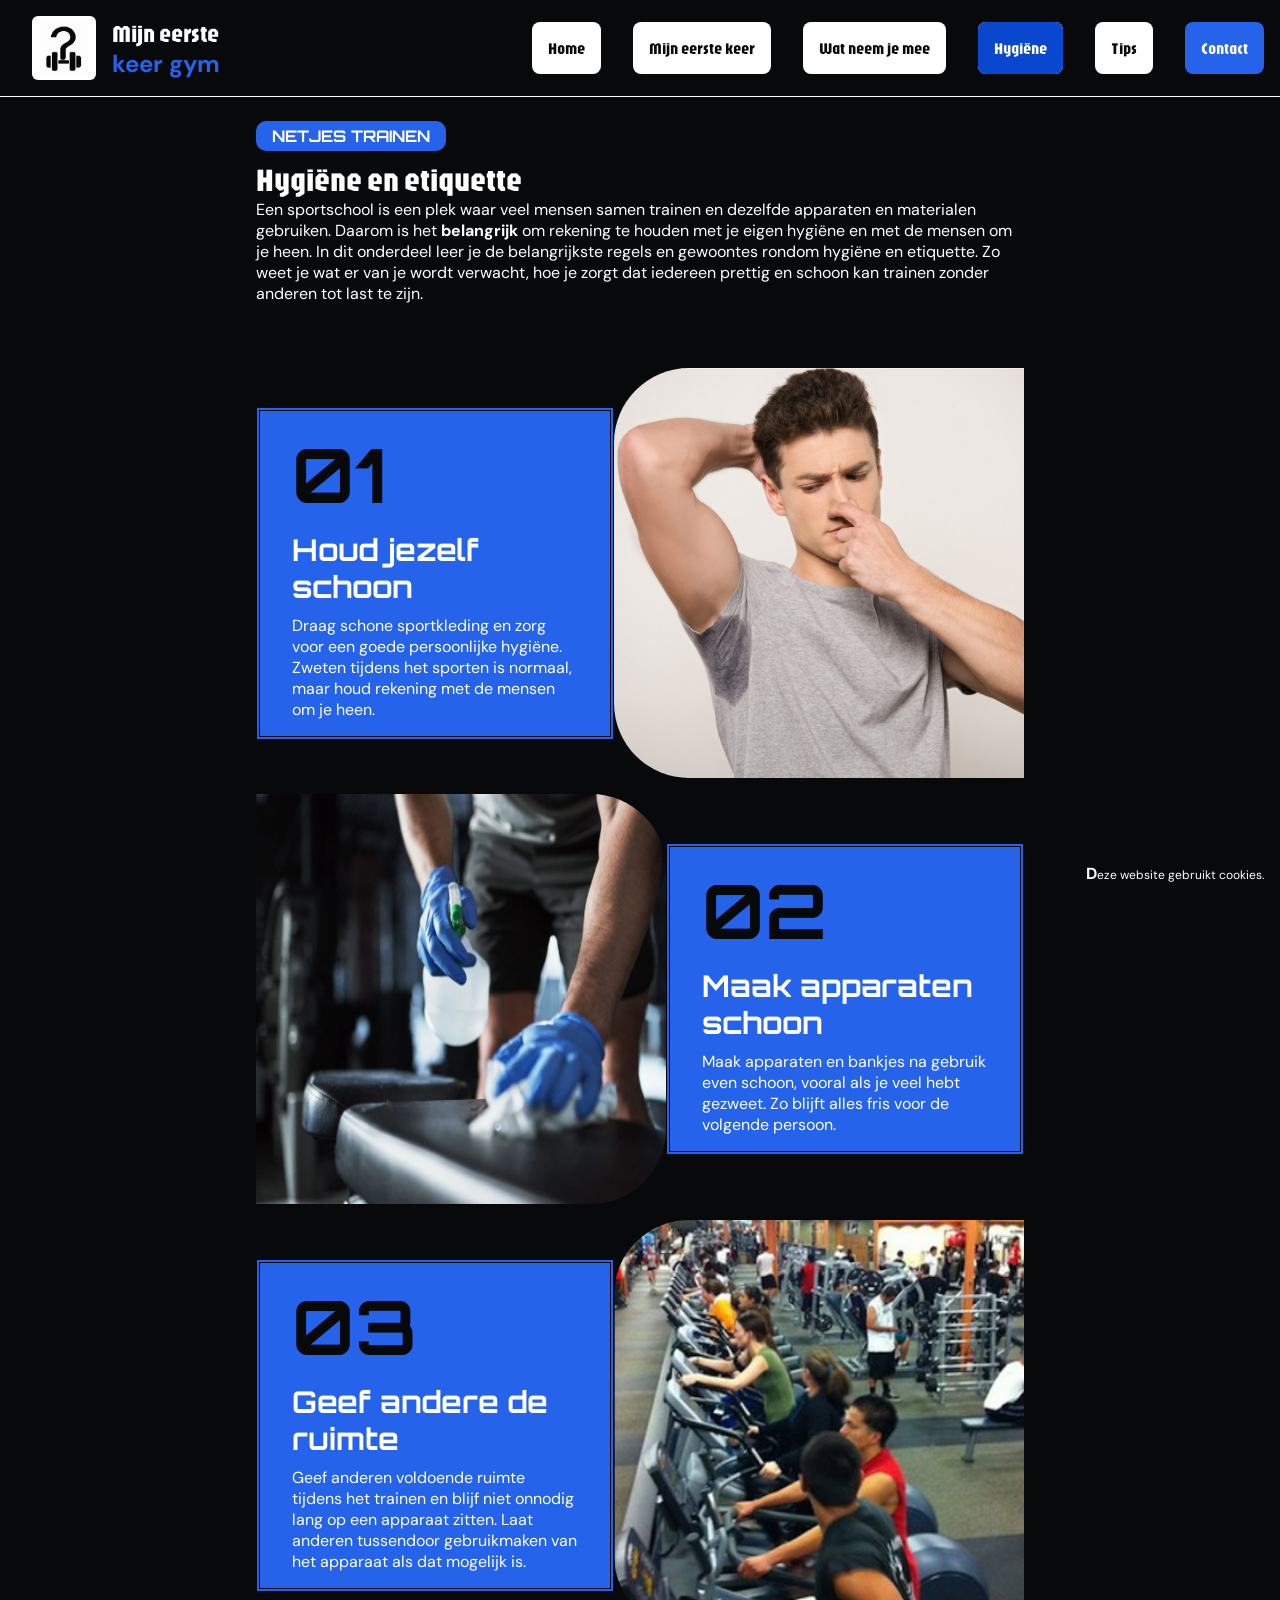
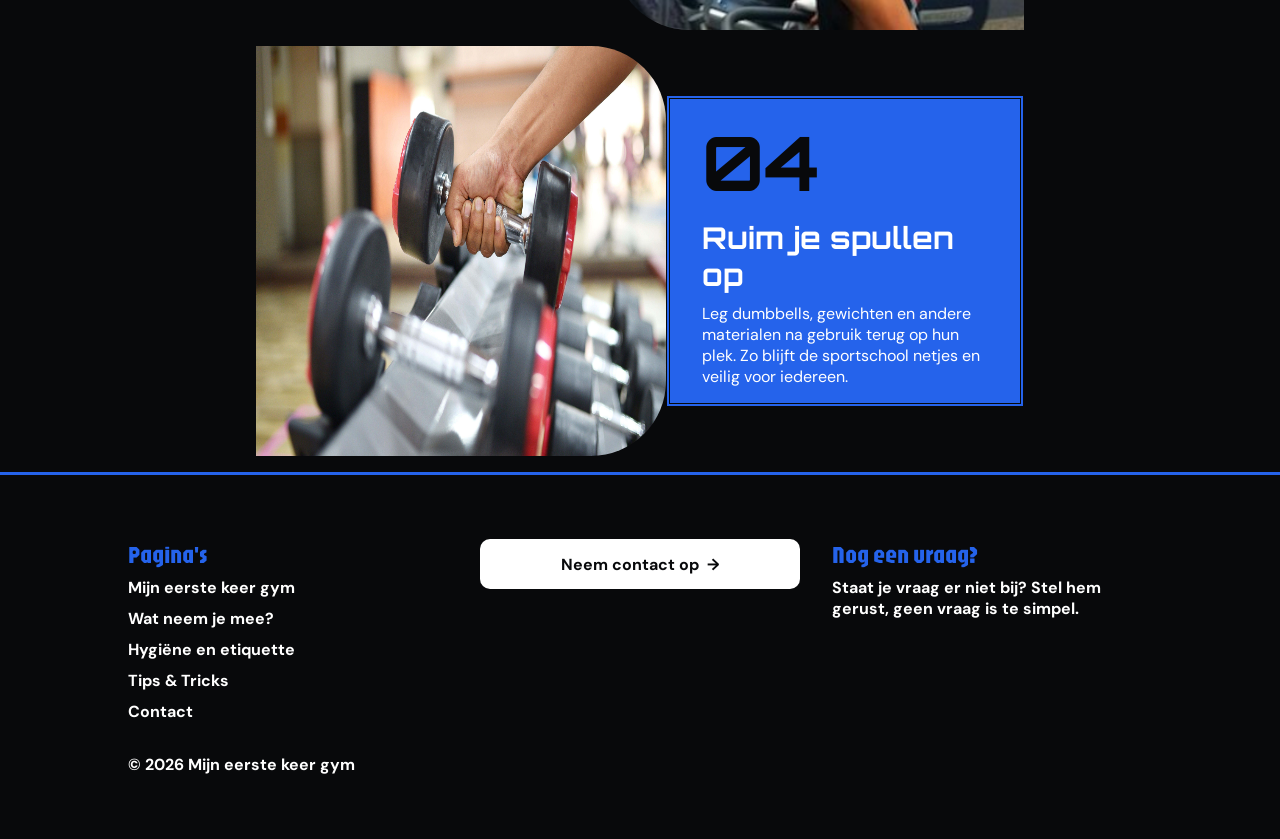
<file: hygiene.html>
<!DOCTYPE html>
<html lang="nl">
<head>
    <meta charset="UTF-8">
    <meta name="viewport" content="width=device-width, initial-scale=1.0">
    <title>Mijn eerste keer gym</title>
    <meta name="description" content="Leer alles over je eerste keer naar de sportschool, van voorbereiding en benodigdheden tot hygiëne en handige trainingstips.">
    <meta name="keywords" content="sportschool, fitness, beginners, training, gym">
    <meta name="author" content="Damian van Schie">
    <link rel="icon" href="img/desktop/Logo.png">
    <link rel="stylesheet" type="text/css" href="css/style.css">
</head>
<body>
    <aside class="cookies-message">Deze website gebruikt cookies.</aside>
    <nav>
        <header>
            <img src="img/desktop/Logo.png" alt="Mijn eerste keer gym logo" title="Mijn eerste keer gym logo">
            <hgroup>
                <h2>Mijn eerste</h2>
                <p class="logo-subtitle">keer gym</p>
            </hgroup>
        </header>
        <ul>
            <li><a href="index.html">Home</a></li>
            <li><a href="first-time.html">Mijn eerste keer</a></li>
            <li><a href="what-to-bring.html">Wat neem je mee</a></li>
            <li><a href="hygiene.html" aria-current="page">Hygiëne</a></li>
            <li><a href="tips.html">Tips</a></li>
            <li><a href="contact.html">Contact</a></li>
        </ul>
        <details id="mobile-menu">
            <summary>☰</summary>
            <ul>
                <li><a href="index.html"><span class="menu-number">01</span> Home</a></li>
                <li><a href="first-time.html"><span class="menu-number">02</span> Mijn eerste keer</a></li>
                <li><a href="what-to-bring.html"><span class="menu-number">03</span> Wat neem je mee</a></li>
                <li><a href="hygiene.html" aria-current="page"><span class="menu-number">04</span> Hygiëne</a></li>
                <li><a href="tips.html"><span class="menu-number">05</span> Tips en tricks</a></li>
                <li><a href="contact.html">Contact</a></li>
            </ul>
        </details>
    </nav>

    <main class="content-main">
        <header class="main-text">
            <p class="short-info">Netjes trainen</p>
            <h1>Hygiëne en etiquette</h1>
            <p>Een sportschool is een plek waar veel mensen samen trainen en dezelfde apparaten en materialen gebruiken. Daarom is het <strong>belangrijk</strong> om rekening te houden met je eigen hygiëne en met de mensen om je heen. In dit onderdeel leer je de belangrijkste regels en gewoontes rondom hygiëne en etiquette. Zo weet je wat er van je wordt verwacht, hoe je zorgt dat iedereen prettig en schoon kan trainen zonder anderen tot last te zijn.</p>
        </header>

        <ol class="info-cards">
            <li class="info-card">
                <article class="info-card-content">
                    <p class="card-number">01</p>
                    <h2>Houd jezelf schoon</h2>
                    <p>Draag schone sportkleding en zorg voor een goede persoonlijke hygiëne. Zweten tijdens het sporten is normaal, maar houd rekening met de mensen om je heen.</p>
                </article>
                <img class="info-card-image" src="img/desktop/bad-hygiene.jpg" alt="Onhygiënisch persoon met zweet t-shirt" title="Onhygiënisch persoon met zweet t-shirt">
            </li>
            <li class="info-card">
                <img class="info-card-image" src="img/desktop/schoonmaken.png" alt="Een sportschool bench schoonmaken" title="Een sportschool bench schoonmaken">
                <article class="info-card-content">
                    <p class="card-number">02</p>
                    <h2>Maak apparaten schoon</h2>
                    <p>Maak apparaten en bankjes na gebruik even schoon, vooral als je veel hebt gezweet. Zo blijft alles fris voor de volgende persoon.</p>    
                </article>
            </li>
            <li class="info-card">
                <article class="info-card-content">
                    <p class="card-number">03</p>
                    <h2>Geef andere de ruimte</h2>
                    <p>Geef anderen voldoende ruimte tijdens het trainen en blijf niet onnodig lang op een apparaat zitten. Laat anderen tussendoor gebruikmaken van het apparaat als dat mogelijk is.</p>
                </article>
                <img class="info-card-image" src="img/desktop/geef-ruimte.png" alt="Super drukke sportschool" title="Super drukke sportschool">
            </li>
            <li class="info-card">
                <img class="info-card-image" src="img/desktop/ruim-op.png" alt="Persoon die dumbbell opruimd na gebruik" title="Persoon die dumbbell opruimd na gebruik">
                <article class="info-card-content">
                    <p class="card-number">04</p>
                    <h2>Ruim je spullen op</h2>
                    <p>Leg dumbbells, gewichten en andere materialen na gebruik terug op hun plek. Zo blijft de sportschool netjes en veilig voor iedereen.</p>
                </article>
            </li>
        </ol>
    </main>

    <footer>
        <section class="footer-intro">
            <h2>Mijn eerste keer gym</h2>
            <p>Alles wat je nodig hebt voor je eerste keer sporten, op één plek.</p>
        </section>
        <nav>
            <h2>Pagina's</h2>
            <ul>
                <li><a href="first-time.html">Mijn eerste keer gym</a></li>
                <li><a href="what-to-bring.html">Wat neem je mee?</a></li>
                <li><a href="hygiene.html">Hygiëne en etiquette</a></li>
                <li><a href="tips.html">Tips &amp; Tricks</a></li>
                <li><a href="contact.html">Contact</a></li>
            </ul>
        </nav>
        <a class="main-button" href="contact.html">
            Neem contact op
            <span>&RightArrow;</span>
        </a>
        <aside>
            <h2>Nog een vraag?</h2>
            <p>Staat je vraag er niet bij? Stel hem gerust, geen vraag is te simpel.</p>
        </aside>
        <p>&copy; 2026 Mijn eerste keer gym</p>
    </footer>
</body>
</html>
</file>
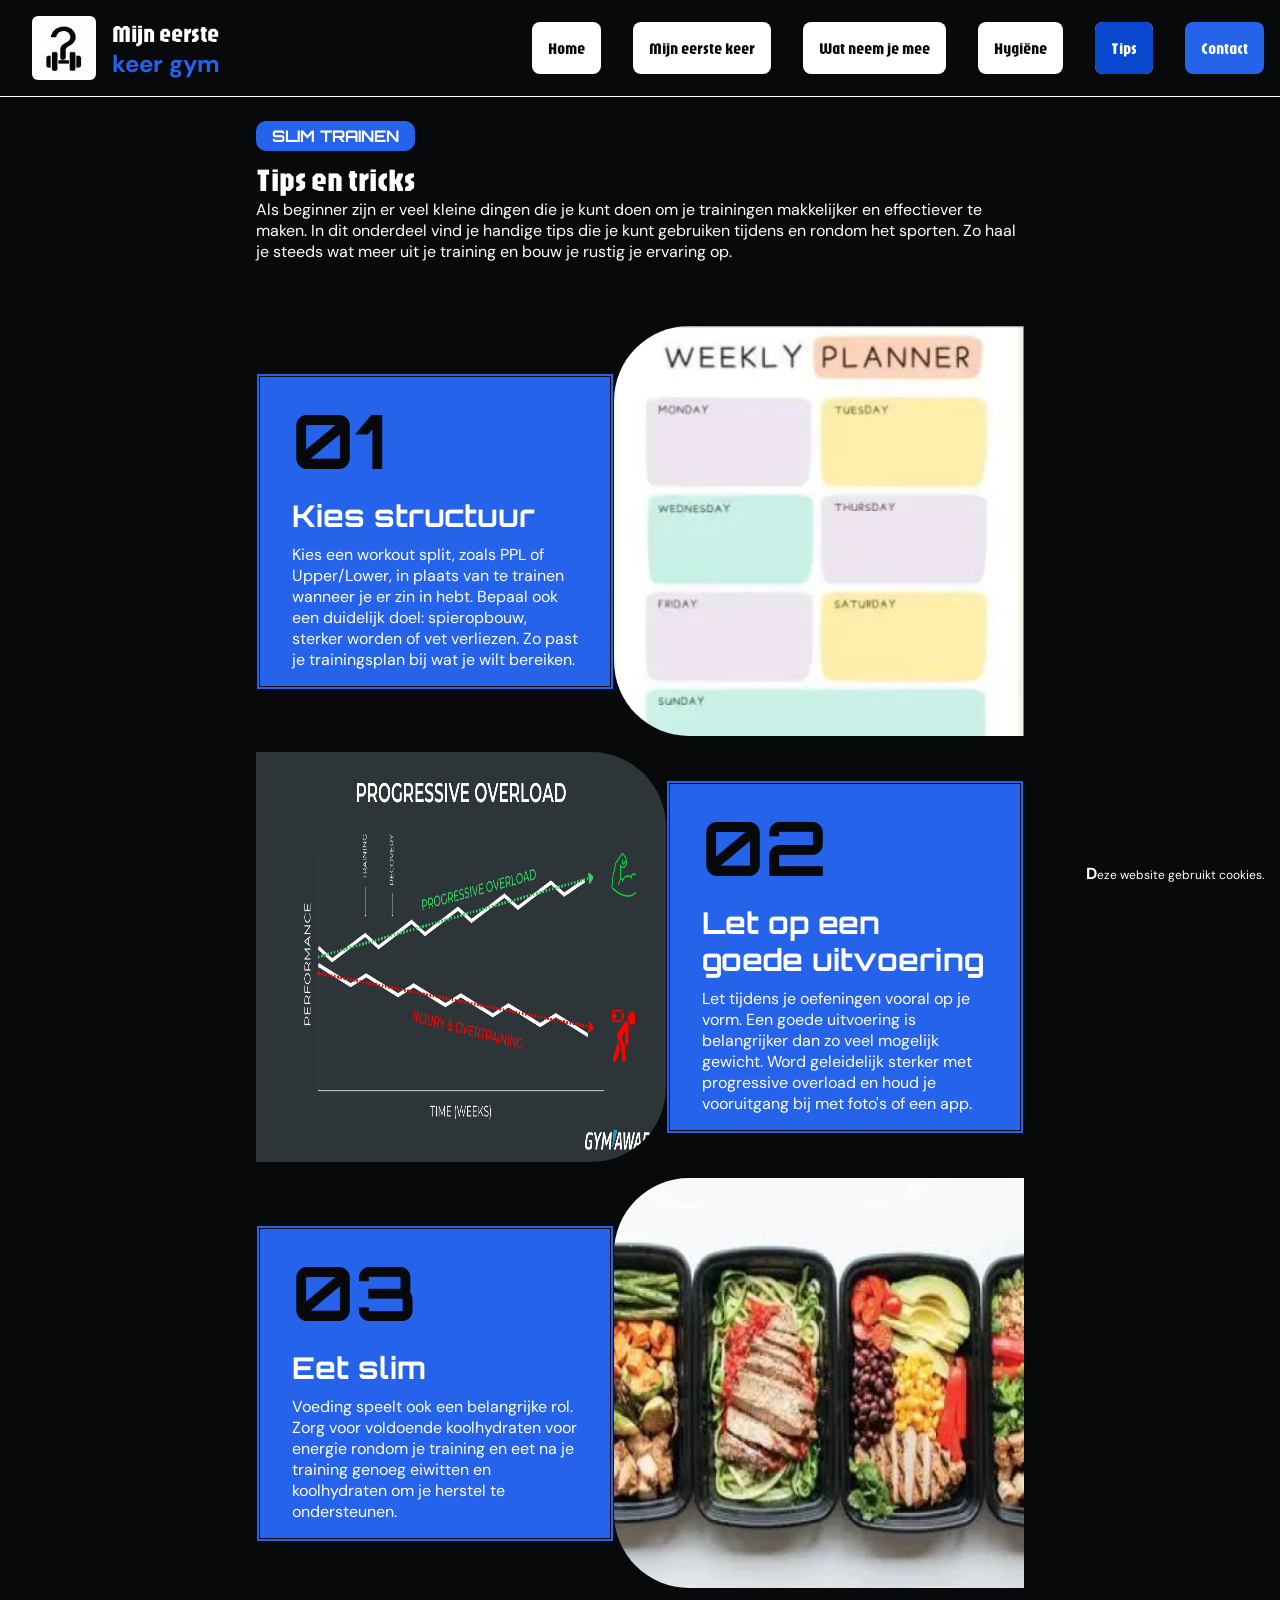
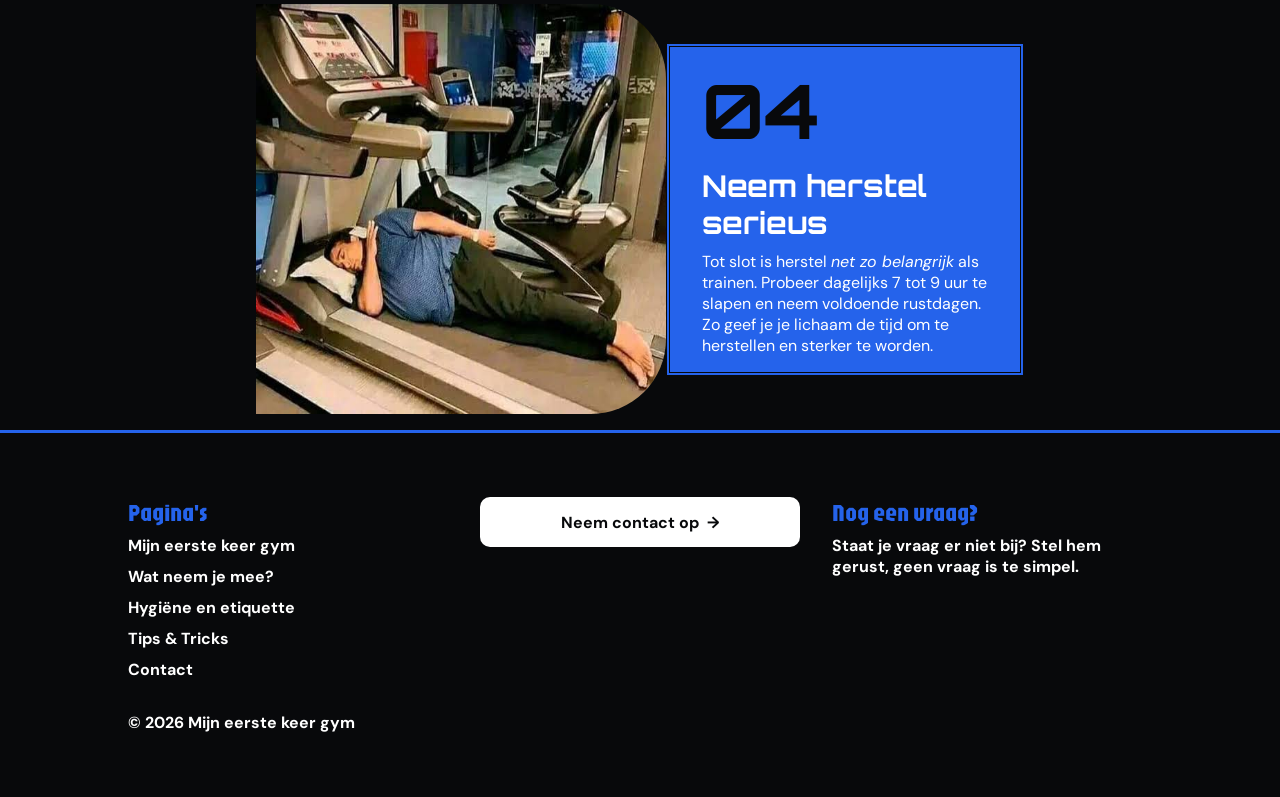
<file: tips.html>
<!DOCTYPE html>
<html lang="nl">
<head>
    <meta charset="UTF-8">
    <meta name="viewport" content="width=device-width, initial-scale=1.0">
    <title>Mijn eerste keer gym</title>
    <meta name="description" content="Leer alles over je eerste keer naar de sportschool, van voorbereiding en benodigdheden tot hygiëne en handige trainingstips.">
    <meta name="keywords" content="sportschool, fitness, beginners, training, gym">
    <meta name="author" content="Damian van Schie">
    <link rel="icon" href="img/desktop/Logo.png">
    <link rel="stylesheet" type="text/css" href="css/style.css">
</head>
<body>
    <aside class="cookies-message">Deze website gebruikt cookies.</aside>
    <nav>
        <header>
            <img src="img/desktop/Logo.png" alt="Mijn eerste keer gym logo" title="Mijn eerste keer gym logo">
            <hgroup>
                <h2>Mijn eerste</h2>
                <p class="logo-subtitle">keer gym</p>
            </hgroup>
        </header>
        <ul>
            <li><a href="index.html">Home</a></li>
            <li><a href="first-time.html">Mijn eerste keer</a></li>
            <li><a href="what-to-bring.html">Wat neem je mee</a></li>
            <li><a href="hygiene.html">Hygiëne</a></li>
            <li><a href="tips.html" aria-current="page">Tips</a></li>
            <li><a href="contact.html">Contact</a></li>
        </ul>
        <details id="mobile-menu">
            <summary>☰</summary>
            <ul>
                <li><a href="index.html"><span class="menu-number">01</span> Home</a></li>
                <li><a href="first-time.html"><span class="menu-number">02</span> Mijn eerste keer</a></li>
                <li><a href="what-to-bring.html"><span class="menu-number">03</span> Wat neem je mee</a></li>
                <li><a href="hygiene.html"><span class="menu-number">04</span> Hygiëne</a></li>
                <li><a href="tips.html" aria-current="page"><span class="menu-number">05</span> Tips en tricks</a></li>
                <li><a href="contact.html">Contact</a></li>
            </ul>
        </details>
    </nav>

    <main class="content-main">
        <header class="main-text">
            <p class="short-info">Slim trainen</p>
            <h1>Tips en tricks</h1>
            <p>Als beginner zijn er veel kleine dingen die je kunt doen om je trainingen makkelijker en effectiever te maken. In dit onderdeel vind je handige tips die je kunt gebruiken tijdens en rondom het sporten. Zo haal je steeds wat meer uit je training en bouw je rustig je ervaring op.</p>
        </header>

        <ol class="info-cards">
            <li class="info-card">
                <article class="info-card-content">
                    <p class="card-number">01</p>
                    <h2>Kies structuur</h2>
                    <p>Kies een workout split, zoals PPL of Upper/Lower, in plaats van te trainen wanneer je er zin in hebt. Bepaal ook een duidelijk doel: spieropbouw, sterker worden of vet verliezen. Zo past je trainingsplan bij wat je wilt bereiken.</p>
                </article>
                <img class="info-card-image" src="img/desktop/planner.png" alt="Trainingsplanner" title="Trainingsplanner">
            </li>
            <li class="info-card">
                <img class="info-card-image" src="img/desktop/progressive-overload.png" alt="Progressieve overbelasting" title="Progressieve overbelasting">
                <article class="info-card-content">
                    <p class="card-number">02</p>
                    <h2>Let op een goede uitvoering</h2>
                    <p>Let tijdens je oefeningen vooral op je vorm. Een goede uitvoering is belangrijker dan zo veel mogelijk gewicht. Word geleidelijk sterker met progressive overload en houd je vooruitgang bij met foto's of een app.</p>
                </article>
            </li>
            <li class="info-card">
                <article class="info-card-content">
                    <p class="card-number">03</p>
                    <h2>Eet slim</h2>
                    <p>Voeding speelt ook een belangrijke rol. Zorg voor voldoende koolhydraten voor energie rondom je training en eet na je training genoeg eiwitten en koolhydraten om je herstel te ondersteunen.</p>
                </article>
                <img class="info-card-image" src="img/desktop/eten.png" alt="Voeding voor herstel na het sporten" title="Voeding voor herstel na het sporten">
            </li>
            <li class="info-card">
                <img class="info-card-image" src="img/desktop/rusten.png" alt="Rust en herstel na een training" title="Rust en herstel na een training">
                <article class="info-card-content">
                    <p class="card-number">04</p>
                    <h2>Neem herstel serieus</h2>
                    <p>Tot slot is herstel <em>net zo belangrijk</em> als trainen. Probeer dagelijks 7 tot 9 uur te slapen en neem voldoende rustdagen. Zo geef je je lichaam de tijd om te herstellen en sterker te worden.</p>
                </article>
            </li>
        </ol>
    </main>

    <footer>
        <section class="footer-intro">
            <h2>Mijn eerste keer gym</h2>
            <p>Alles wat je nodig hebt voor je eerste keer sporten, op één plek.</p>
        </section>
        <nav>
            <h2>Pagina's</h2>
            <ul>
                <li><a href="first-time.html">Mijn eerste keer gym</a></li>
                <li><a href="what-to-bring.html">Wat neem je mee?</a></li>
                <li><a href="hygiene.html">Hygiëne en etiquette</a></li>
                <li><a href="tips.html">Tips &amp; Tricks</a></li>
                <li><a href="contact.html">Contact</a></li>
            </ul>
        </nav>
        <a class="main-button" href="contact.html">
            Neem contact op
            <span>&RightArrow;</span>
        </a>
        <aside>
            <h2>Nog een vraag?</h2>
            <p>Staat je vraag er niet bij? Stel hem gerust, geen vraag is te simpel.</p>
        </aside>
        <p>&copy; 2026 Mijn eerste keer gym</p>
    </footer>
</body>
</html>
</file>
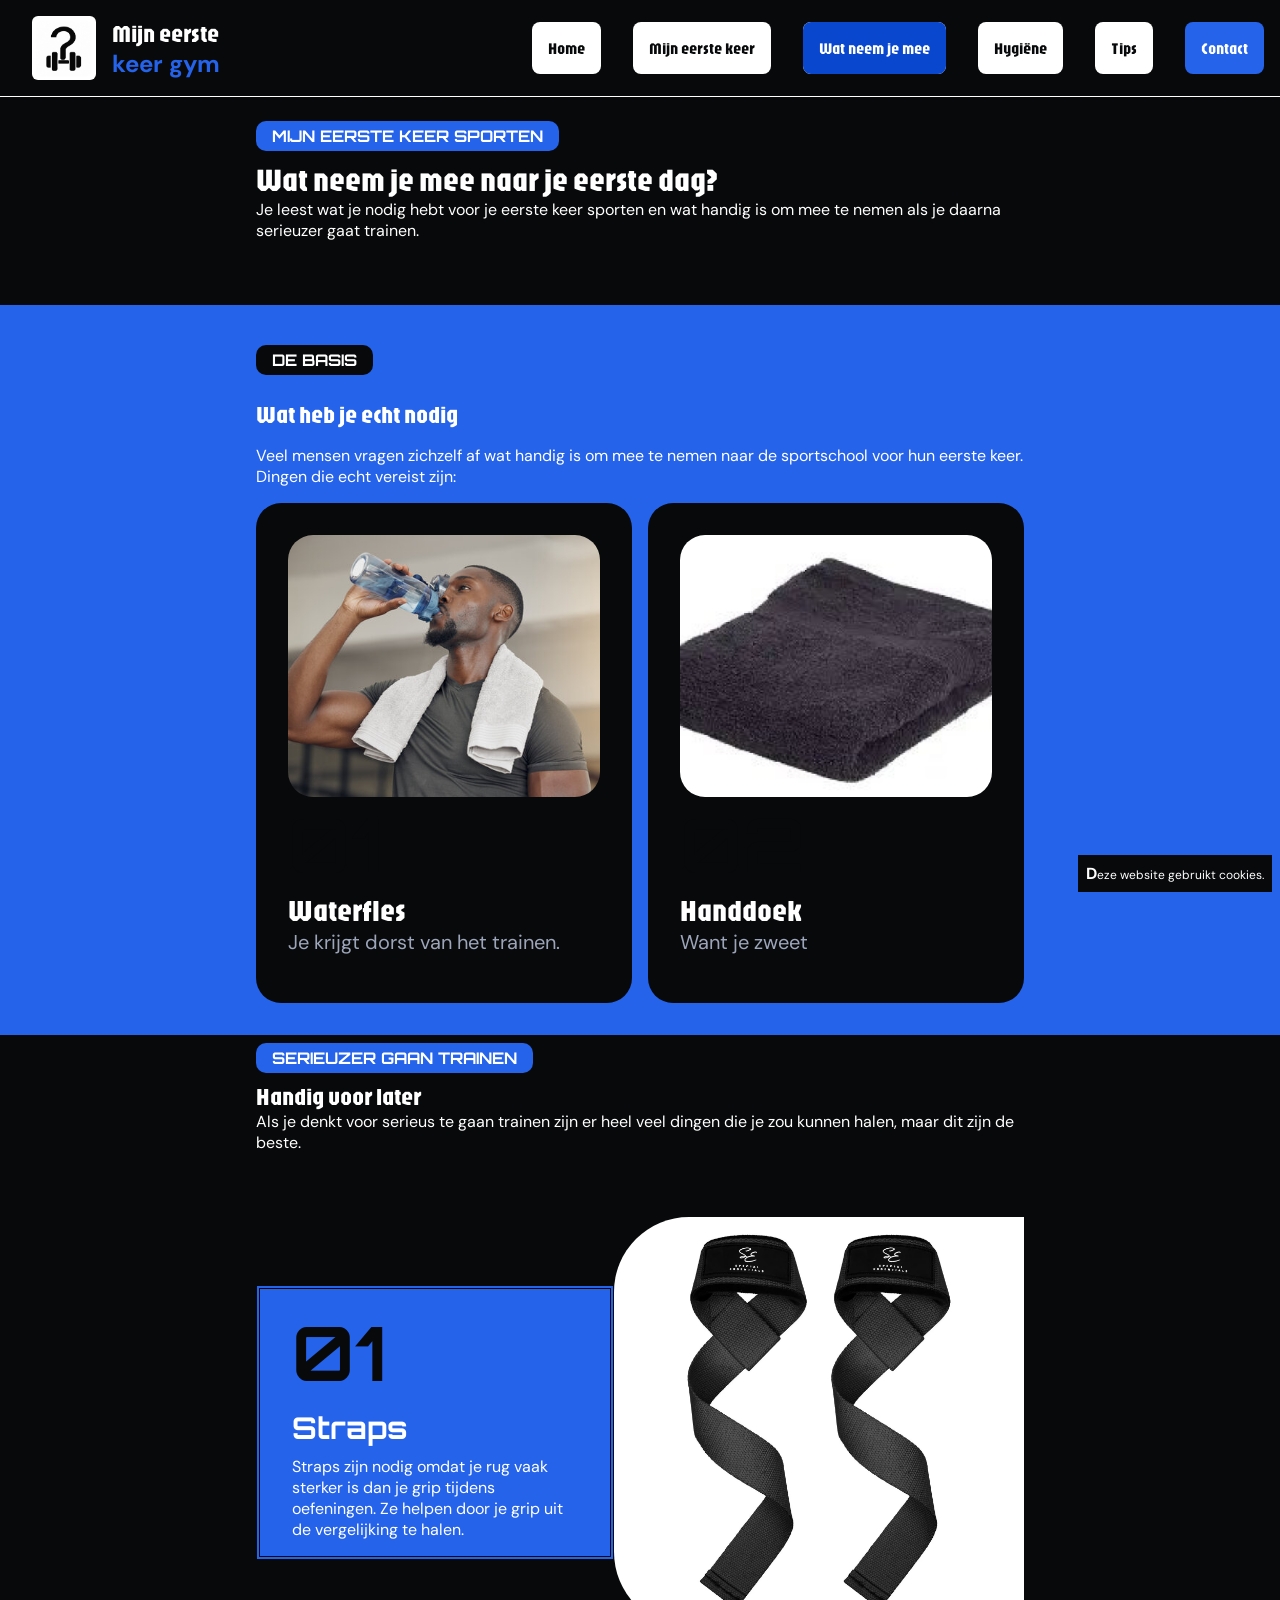
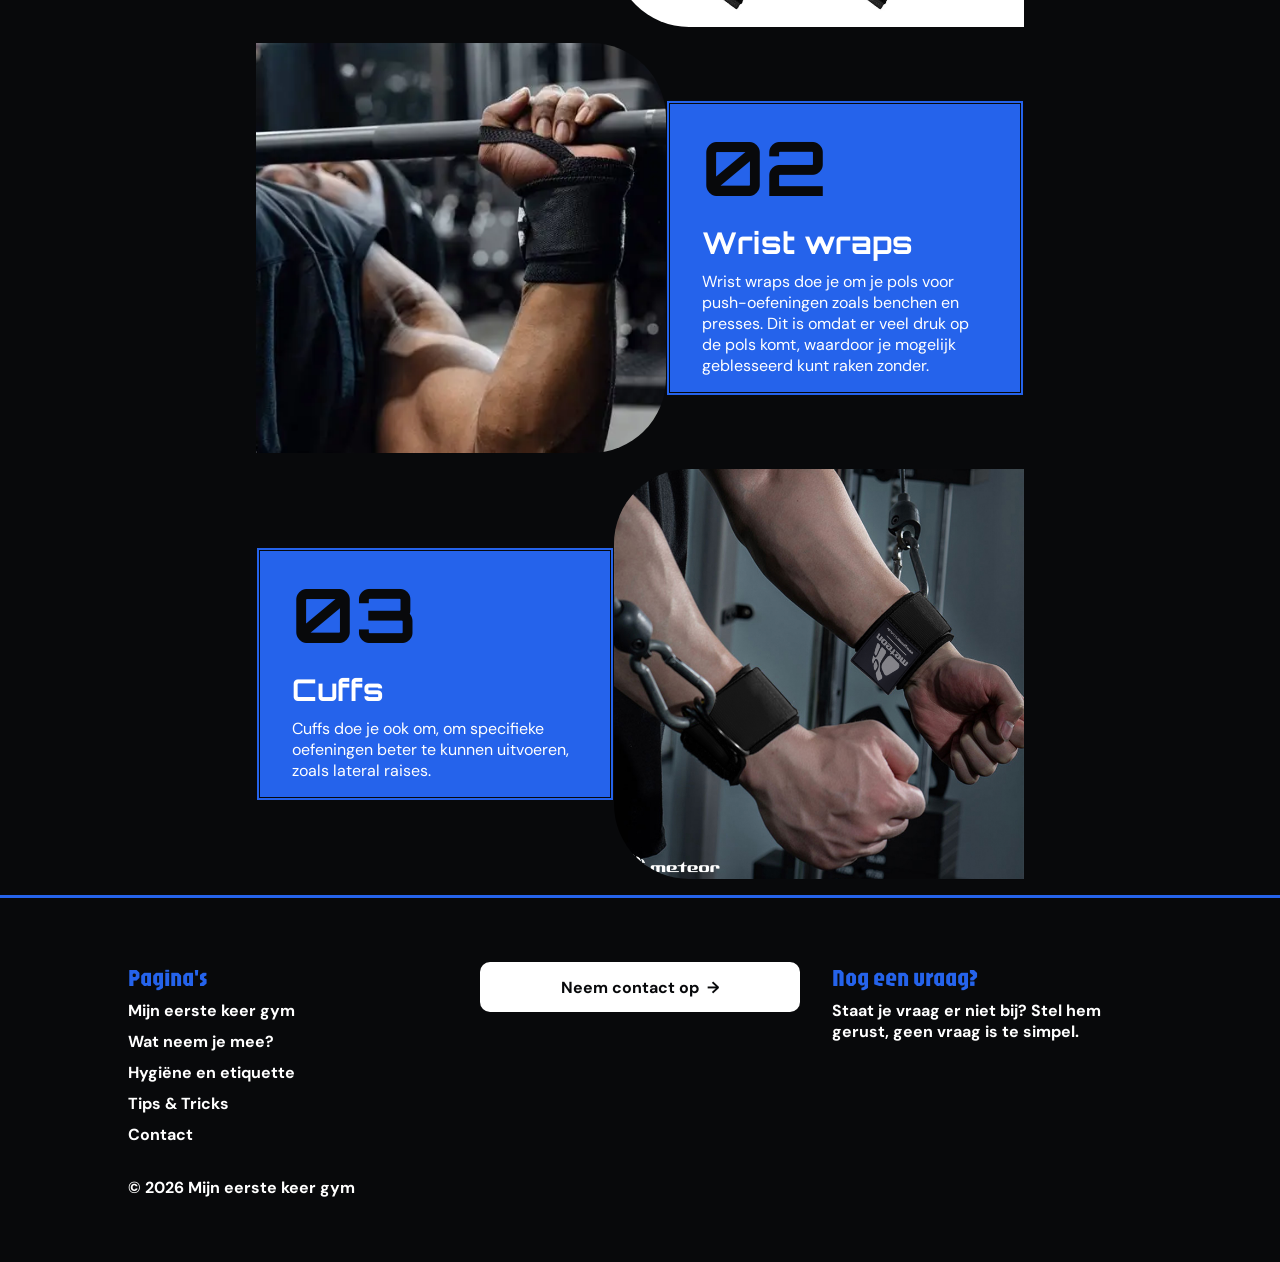
<file: what-to-bring.html>
<!DOCTYPE html>
<html lang="nl">
<head>
    <meta charset="UTF-8">
    <meta name="viewport" content="width=device-width, initial-scale=1.0">
    <title>Mijn eerste keer gym</title>
    <meta name="description" content="Leer alles over je eerste keer naar de sportschool, van voorbereiding en benodigdheden tot hygiëne en handige trainingstips.">
    <meta name="keywords" content="sportschool, fitness, beginners, training, gym">
    <meta name="author" content="Damian van Schie">
    <link rel="icon" href="img/desktop/Logo.png">
    <link rel="stylesheet" type="text/css" href="css/style.css">
</head>
<body>
    <aside class="cookies-message">Deze website gebruikt cookies.</aside>
    <nav>
        <header>
            <img src="img/desktop/Logo.png" alt="Mijn eerste keer gym logo" title="Mijn eerste keer gym logo">
            <hgroup>
                <h2>Mijn eerste</h2>
                <p class="logo-subtitle">keer gym</p>
            </hgroup>
        </header>
        <ul>
            <li><a href="index.html">Home</a></li>
            <li><a href="first-time.html">Mijn eerste keer</a></li>
            <li><a href="what-to-bring.html" aria-current="page">Wat neem je mee</a></li>
            <li><a href="hygiene.html">Hygiëne</a></li>
            <li><a href="tips.html">Tips</a></li>
            <li><a href="contact.html">Contact</a></li>
        </ul>
        <details id="mobile-menu">
            <summary>☰</summary>
            <ul>
                <li><a href="index.html"><span class="menu-number">01</span> Home</a></li>
                <li><a href="first-time.html"><span class="menu-number">02</span> Mijn eerste keer</a></li>
                <li><a href="what-to-bring.html" aria-current="page"><span class="menu-number">03</span> Wat neem je mee</a></li>
                <li><a href="hygiene.html"><span class="menu-number">04</span> Hygiëne</a></li>
                <li><a href="tips.html"><span class="menu-number">05</span> Tips en tricks</a></li>
                <li><a href="contact.html">Contact</a></li>
            </ul>
        </details>
    </nav>

    <main class="content-main">
        <header class="main-text">
            <p class="short-info">Mijn eerste keer sporten</p>
            <h1>Wat neem je mee naar je eerste dag?</h1>
            <p>Je leest wat je nodig hebt voor je eerste keer sporten en wat handig is om mee te nemen als je daarna serieuzer gaat trainen.</p>
        </header>

        <!-- Basis -->
        <section id="blue-bg-container">
            <p class="short-info-dark">De basis</p>
            <h1>Wat heb je echt nodig</h1>
            <p>Veel mensen vragen zichzelf af wat handig is om mee te nemen naar de sportschool voor hun eerste keer. Dingen die echt vereist zijn:</p>
            <ul id="item-cards">
                <li class="item-card">
                    <img src="img/desktop/drinken.jpg" alt="Waterfles om tijdens het trainen te drinken" title="Waterfles om tijdens het trainen te drinken">
                    <p class="card-number">01</p>
                    <h2>Waterfles</h2>
                    <p>Je krijgt dorst van het trainen.</p>
                </li>
                <li class="item-card">
                    <img src="img/desktop/handdoek.png" alt="Handdoek voor tijdens het sporten" title="Handdoek voor tijdens het sporten">
                    <p class="card-number">02</p>
                    <h2>Handdoek</h2>
                    <p>Want je zweet</p>
                </li>
            </ul>
        </section>

        <!-- Serieuzer gaan trainen -->
        <section aria-labelledby="later-heading">
            <header class="main-text">
                <p class="short-info">Serieuzer gaan trainen</p>
                <h1 id="later-heading">Handig voor later</h1>
                <p>Als je denkt voor serieus te gaan trainen zijn er heel veel dingen die je zou kunnen halen, maar dit zijn de beste.</p>
            </header>
    
            <ol class="info-cards">
                <li class="info-card">
                    <article class="info-card-content">
                        <p class="card-number">01</p>
                        <h2>Straps</h2>
                        <p>Straps zijn nodig omdat je rug vaak sterker is dan je grip tijdens oefeningen. Ze helpen door je grip uit de vergelijking te halen.</p>
                    </article>
                    <img class="info-card-image" src="img/desktop/straps.avif" alt="Fitness straps voor extra grip" title="Fitness straps voor extra grip">
                </li>
                <li class="info-card">
                    <img class="info-card-image" src="img/desktop/wrist-wraps.webp" alt="Wrist wraps voor ondersteuning van de pols" title="Wrist wraps voor ondersteuning van de pols">
                    <article class="info-card-content">
                        <p class="card-number">02</p>
                        <h2>Wrist wraps</h2>
                        <p>Wrist wraps doe je om je pols voor push-oefeningen zoals benchen en presses. Dit is omdat er veel druk op de pols komt, waardoor je mogelijk geblesseerd kunt raken zonder.</p>    
                    </article>
                </li>
                <li class="info-card">
                    <article class="info-card-content">
                        <p class="card-number">03</p>
                        <h2>Cuffs</h2>
                        <p>Cuffs doe je ook om, om specifieke oefeningen beter te kunnen uitvoeren, zoals lateral raises.</p>
                    </article>
                    <img class="info-card-image" src="img/desktop/cuffs.jpg" alt="Fitness cuffs voor isolatie-oefeningen" title="Fitness cuffs voor isolatie-oefeningen">
                </li>
            </ol>
        </section>
    </main>

    <footer>
        <section class="footer-intro">
            <h2>Mijn eerste keer gym</h2>
            <p>Alles wat je nodig hebt voor je eerste keer sporten, op één plek.</p>
        </section>
        <nav>
            <h2>Pagina's</h2>
            <ul>
                <li><a href="first-time.html">Mijn eerste keer gym</a></li>
                <li><a href="what-to-bring.html">Wat neem je mee?</a></li>
                <li><a href="hygiene.html">Hygiëne en etiquette</a></li>
                <li><a href="tips.html">Tips &amp; Tricks</a></li>
                <li><a href="contact.html">Contact</a></li>
            </ul>
        </nav>
        <a class="main-button" href="contact.html">
            Neem contact op
            <span>&RightArrow;</span>
        </a>
        <aside>
            <h2>Nog een vraag?</h2>
            <p>Staat je vraag er niet bij? Stel hem gerust, geen vraag is te simpel.</p>
        </aside>
        <p>&copy; 2026 Mijn eerste keer gym</p>
    </footer>
</body>
</html>
</file>
<file: css/style.css>
/* #region Basics */

@import url('https://fonts.googleapis.com/css2?family=DM+Sans:wght@400;500;700&family=IBM+Plex+Sans:wght@400;500;700&family=Jaro&family=Orbitron:wght@400;700&display=swap');

:root {
  --color: #FFFFFF;

  --primary: #08090B;
  --primary-light: #9CA5BA;
  --primary-dark: #000000;

  --secondary: #2563EB;
  --secondary-light: #6995F7;
  --secondary-dark: #0947CF;

  --accent: #F5F5F5;
  --accent2: #161616;
  --accent3: #9B59B6;

  --highlight: #F5F5F5;
  --highlight-dark: #FFFFFF;
  --highlight-grey: #60A5FA;

  --font-heading: 'Orbitron', sans-serif;
  --font-display: 'Jaro', sans-serif;
  --font-body: 'DM Sans', sans-serif;
  --font-alt: 'IBM Plex Sans', sans-serif;
}

*{
  box-sizing: border-box;
  margin: 0;
  padding: 0;
}

body {
  font-family: var(--font-body);
  background-color: var(--primary);
  color: var(--color);
}

h1, h2, h3, h4, h5, h6 {
  font-family: var(--font-display);
}

ul, ol {
  list-style: none;
}

a {
  color: inherit;
  text-decoration: none;
}

a:hover{
    cursor: pointer;
}

a:active{
  color: var(--accent3);
}

.cookies-message{
  position: fixed;
  bottom: 0.5rem;
  right: 0.5rem;
  z-index: 9999;
  padding: 0.5rem;
  font-size: 0.75rem;
  background-color: var(--primary);
  color: var(--color);
}

.cookies-message:first-letter {
  font-size: 1rem;
  font-weight: 700;
}

img{
  display: block;
  max-width: 100%;
  height: auto;
}

/* #endregion */

/* #region Home */
#home-intro{
  display: flex;
  flex-direction: column;
  gap: 1rem;
  align-items: center;
  margin-bottom: 10rem;
}

#home-intro picture{
  display: block;
  width: 100%;
  height: auto;
}

#home-intro picture img{
  width: 100%;
  height: auto;
}

#home-intro > section{
  display: flex;
  flex-direction: column;
  align-items: center;
  width: 50%;
  text-align: center;
  gap: 1rem;
}

#intro-button{
  display: flex;
  justify-content: center;
  align-items: center;
  width: 675px;
  height: 60px;
  background-color: var(--color);
  border-radius: 10px;
  color: var(--primary);
  font-size: 20px;
  font-weight: bold;
}

#home-info{
  display: flex;
  flex-direction: column;
}

#home-info > section{
  display: flex;
  align-items: center;
  height: 570px;
  gap: 0;
}

#home-info > section > section{
  display: flex;
  flex-direction: column;
  justify-content: center;
  width: 70%;
  height: 80%;
  padding: 0rem 4rem;
  background-color: var(--secondary);
  gap: 1rem;
}

#home-info > section:first-of-type > section{
  box-shadow:
    inset 15px 15px 4px rgba(0, 0, 0, 0.25),
    inset 0 -15px 4px rgba(0, 0, 0, 0.25),
    inset -15px 0 4px rgba(0, 0, 0, 0.25);
}

#home-info > section:nth-of-type(2) > section{
  box-shadow:
    inset 15px 15px 4px rgba(0, 0, 0, 0.25),
    inset 0 -15px 4px rgba(0, 0, 0, 0.25),
    inset 15px 0 4px rgba(0, 0, 0, 0.25);
}

#home-info p{
  font-size: 20px;
}

#home-info > section > picture{
  display: block;
  width: 30%;
  height: 685px;
  overflow: hidden;
}

#home-info > section > picture img{
  width: 100%;
  height: 100%;
  object-fit: cover;
}

#home-info > section:first-of-type > picture{
  border-top-left-radius: 120px;
  border-bottom-left-radius: 120px;
}

#home-info > section:nth-of-type(2) > picture{
  border-top-right-radius: 120px;
  border-bottom-right-radius: 120px;
}

#home-cards{
  display: flex;
  flex-direction: column;
  margin-top: 10rem;
}

.home-card{
  display: flex;
  flex-direction: row;
  min-height: 415px;
}

.home-card:nth-child(even){
  background-color: var(--secondary);
}

.home-card-content{
  display: flex;
  flex-direction: column;
  flex: 1;
  min-width: 0;
}

.home-card-content .short-info,
.home-card-content .short-info-dark,
.home-card-content .main-button{
  margin: 2rem 0;
  flex-direction: row;
}

.home-card > picture{
  display: block;
  flex: 0 0 50%;
  width: 50%;
  min-width: 0;
}

.home-card > picture:first-child{
  flex-basis: 45%;
  width: 45%;
}

.home-card:nth-child(2) > picture{
  display: block;
  flex-basis: 45%;
  width: 45%;
  margin: 2rem;
  border-radius: 38px;
  border: 7px solid var(--secondary-light);
  overflow: hidden;
}

.home-card:nth-child(3) > picture{
  display: block;
  flex-basis: 100%;
  width: 100%;
}

@media (min-width: 901px){
  .home-card:nth-child(3) > picture,
  .home-card:nth-child(4) > picture{
    flex: 0 0 50%;
    width: 50%;
    max-width: 50%;
  }
}

.home-card > picture img{
  width: 100%;
  height: 100%;
  object-fit: cover;
}

.home-card-number {
  padding: 0 2rem;
  font-size: 125px;
  font-family: var(--font-display);
  font-weight: bold;
  color: var(--secondary);
  letter-spacing: 0.1em;
}

.home-card-number-light{
  padding: 0 1rem;
  font-size: 125px;
  font-family: var(--font-display);
  font-weight: bolder;
  color: var(--color);
  letter-spacing: 0.1em;
}

.home-card a{
  font-size: 20px;
  font-weight: 500;
  padding-right: 10px;
  font-weight: bold;
  letter-spacing: 0.1em;
}

.home-card h2{
  font-family: var(--font-body);
  font-size: 30px;
}

.home-card-description{
  margin: 1rem 0;
  font-size: 18px;
}

@media (min-width: 768px) and (max-width: 900px){
  body > nav > ul{
    gap: 0.4rem;
  }

  body > nav > ul > li > a{
    padding: 0.6rem 0.45rem;
  }

  body > nav > ul > li:last-child{
    min-width: 0;
  }

  #home-intro > section{
    width: 70%;
  }

  #intro-button{
    width: 100%;
  }

  #home-info > section{
    align-items: stretch;
    height: auto;
    min-height: 500px;
  }

  #home-info > section > section{
    width: 65%;
    height: auto;
    padding: 2rem;
  }

  #home-info > section > picture{
    width: 35%;
    height: auto;
    min-height: 500px;
  }

  #home-info p{
    font-size: 16px;
  }

  .home-card{
    min-height: 350px;
  }

  .home-card > picture,
  .home-card > picture:first-child,
  .home-card:nth-child(2) > picture,
  .home-card:nth-child(3) > picture{
    flex: 0 0 35%;
    width: 35%;
    min-width: 0;
  }

  .home-card:nth-child(2) > picture{
    margin: 1rem;
  }

  .home-card > picture img{
    object-fit: cover;
  }

  .home-card-number,
  .home-card-number-light{
    padding: 0 1rem;
    font-size: 80px;
  }

  .home-card-content{
    flex: 1;
    min-width: 0;
  }

  .home-card-content .short-info,
  .home-card-content .short-info-dark,
  .home-card-content .main-button{
    margin: 1rem 0;
  }

  .home-card h2{
    font-size: 24px;
  }

  .home-card-description{
    font-size: 15px;
  }

  #home-info > section:first-of-type > picture{
    border-top-left-radius: 0;
    border-bottom-left-radius: 0;
  }

  #home-info > section:nth-of-type(2) > picture{
    border-top-right-radius: 0;
    border-bottom-right-radius: 0;
  }
}

@media (min-width: 901px) and (max-width: 1100px){
  #home-info{
    gap: 2rem;
  }

  #home-info > section{
    align-items: stretch;
    height: auto;
  }

  #home-info > section > section{
    min-height: 500px;
  }

  #home-info > section > picture{
    height: 600px;
  }

  .home-card{
    min-height: 350px;
  }

  .home-card > picture,
  .home-card > picture:first-child,
  .home-card:nth-child(2) > picture,
  .home-card:nth-child(3) > picture{
    flex: 0 0 35%;
    width: 35%;
    min-width: 0;
  }

  .home-card:nth-child(2) > picture{
    margin: 1rem;
  }

  .home-card-number,
  .home-card-number-light{
    padding: 0 1rem;
    font-size: 80px;
  }

  .home-card-content .short-info,
  .home-card-content .short-info-dark,
  .home-card-content .main-button{
    margin: 1rem 0;
  }

  .home-card h2{
    font-size: 24px;
  }

  .home-card-description{
    font-size: 15px;
  }
}

@media (max-width: 767px){
  #home-intro{
    gap: 0;
    margin-bottom: 2rem;
  }

  #home-intro picture{
    height: auto;
  }

  #home-intro picture img{
    width: 100%;
    height: auto;
  }

  #home-intro > section{
    align-items: stretch;
    width: 100%;
    padding: 1rem 0.75rem 1.25rem;
    background-color: var(--primary);
    text-align: left;
    gap: 0.5rem;
  }

  #home-intro h1{
    font-size: 1.05rem;
  }

  #home-intro p{
    font-size: 0.65rem;
    line-height: 1.35;
  }

  #intro-button{
    width: 100%;
    height: 32px;
    border-radius: 5px;
    font-size: 0.65rem;
  }

  #home-info{
    gap: 0.75rem;
  }

  #home-info > section{
    display: flex;
    flex-direction: column;
    align-items: stretch;
    height: auto;
  }

  #home-info > section > picture{
    order: -1;
    display: block;
    width: 100%;
    height: auto;
  }

  #home-info > section:first-of-type > picture,
  #home-info > section:nth-of-type(2) > picture{
    border-radius: 0;
  }

  #home-info > section > picture img{
    width: 100%;
    max-width: none;
    height: auto;
    object-fit: contain;
  }

  #home-info > section > section{
    width: 100%;
    height: auto;
    min-height: 220px;
    padding: 1rem 0.75rem 1.25rem;
    gap: 0.5rem;
  }

  #home-info > section:first-of-type > section,
  #home-info > section:nth-of-type(2) > section{
    box-shadow: none;
  }

  #home-info h1{
    font-size: 1.05rem;
  }

  #home-info p{
    font-size: 0.65rem;
    line-height: 1.35;
  }

  #home-cards{
    margin-top: 2rem;
  }

  .home-card{
    flex-direction: column;
    min-height: 0;
  }

  .home-card > picture,
  .home-card > picture:first-child,
  .home-card:nth-child(2) > picture,
  .home-card:nth-child(3) > picture{
    order: -1;
    display: block;
    flex: 0 0 100%;
    width: 100%;
    height: auto;
    margin: 0;
    border: 0;
    border-radius: 0;
  }

  .home-card > picture img{
    width: 100%;
    max-width: none;
    height: auto;
    object-fit: contain;
  }

  .home-card-number,
  .home-card-number-light{
    order: 0;
    padding: 0.75rem 0.75rem 0;
    font-size: 2.5rem;
    line-height: 1;
  }

  .home-card-content{
    order: 1;
    width: 100%;
    padding: 0 0.75rem 1rem;
    gap: 0.35rem;
  }

  .home-card-content .short-info,
  .home-card-content .short-info-dark{
    margin: 0;
    padding: 4px 8px;
    font-size: 0.55rem;
    align-self: flex-start;
  }

  .home-card h2{
    font-size: 1rem;
  }

  .home-card-description{
    margin: 0.25rem 0;
    font-size: 0.65rem;
    line-height: 1.35;
  }

  .home-card-content .main-button{
    width: 100%;
    height: 32px;
    margin: 0.5rem 0 0;
    border-radius: 5px;
    font-size: 0.65rem;
  }

  .home-card:nth-child(odd){
    background-color: var(--primary);
  }

  .home-card:nth-child(even){
    background-color: var(--secondary);
  }
}


/* #endregion */

/* #region Navigation */
body > nav {
  display: flex;
  align-items: center;
  padding: 1rem;
  border-bottom: 1px solid var(--color);
  min-width: 0;
}

body > nav > header {
  display: flex;
  align-items: center;
  flex: 0 0 auto;
  min-width: max-content;
}

body > nav hgroup {
  white-space: nowrap;
}

body > nav hgroup p {
  margin: 0;
  font-size: 1.5rem;
  font-weight: 700;
}

.visually-hidden {
  position: absolute;
  width: 1px;
  height: 1px;
  padding: 0;
  margin: -1px;
  overflow: hidden;
  clip-path: inset(50%);
  white-space: nowrap;
  border: 0;
}

body > nav img {
  width: 64px;
  height: 64px;
  margin: 0 1rem;
  background-color: var(--color);
  border-radius: 6px;
}

.logo-subtitle {
  color: var(--secondary);
}

body > nav > ul {
  display: flex;
  align-items: center;
  justify-content: flex-end;
  flex: 1 1 auto;
  min-width: 0;
  gap: 2rem;
  margin-left: auto;
}

body > nav > ul > li {
  text-align: center;
  white-space: nowrap;
  background-color: var(--color);
  border-radius: 8px;
}

body > nav > ul > li > a {
  display: block;
  padding: 1rem;
  color: var(--primary);
  font-family: var(--font-display);
}

@media (min-width: 769px) and (max-width: 1000px) {
  body > nav > ul {
    gap: 0.5rem;
  }

  body > nav {
    padding: 0.5rem;
  }

  body > nav img {
    width: 48px;
    height: 48px;
    margin: 0 0.5rem;
  }

  body > nav hgroup h2 {
    font-size: 1.1rem;
  }

  body > nav hgroup p {
    font-size: 1rem;
  }

  body > nav > ul > li > a {
    font-size: 0.75rem;
    padding: 0.7rem 0.35rem;
  }

}

body > nav > ul > li:hover,
body > nav > ul > li:last-child:hover {
    background-color: var(--secondary-light);
    cursor: pointer;
}

body > nav a[aria-current="page"] {
    background-color: var(--secondary-dark);
    color: var(--color);
    border-radius: 8px;
}

body > nav > ul > li:last-child {
    min-width: 0;
    background-color: var(--secondary);
}

body > nav > ul > li:last-child > a {
    color: var(--color);
}

#mobile-menu{
  display: none;
}

@media (max-width: 768px) {
  body > nav {
    position: relative;
    flex-wrap: wrap;
    width: 100%;
    max-width: 100vw;
    padding: 0 0.75rem;
    background-color: var(--primary-dark);
    z-index: 1;
  }

  body > nav > header {
    min-height: 74px;
    width: 100%;
    padding-right: 3.5rem;
  }

  body > nav img {
    width: 44px;
    height: 44px;
    margin: 0 1rem 0 0;
  }

  body > nav h2 {
    font-size: 0.9rem;
  }

  body > nav hgroup p {
    font-size: 1rem;
  }

  body > nav > ul {
    display: none;
  }

  #mobile-menu {
    display: block;
    position: absolute;
    top: 19px;
    right: 0.75rem;
    width: 36px;
    max-width: 100%;
  }

  #mobile-menu summary {
    display: block;
    width: 36px;
    height: 36px;
    padding: 5px;
    border: 1px solid #6b6b6b;
    border-radius: 5px;
    color: var(--color);
    font-size: 0;
    line-height: 24px;
    list-style: none;
    cursor: pointer;
    text-align: center;
  }

  #mobile-menu > ul {
    display: flex;
    flex-direction: column;
    align-items: center;
    z-index: 1;
    position: relative;
    width: 100vw;
    margin-top: 1rem;
    margin-left: calc(-100vw + 3rem);
    border-top: 1px solid #6b6b6b;
    padding: 0 0 1rem;
    background-color: var(--primary-dark);
  }

  #mobile-menu > ul > li {
    border-bottom: 1px solid #444;
    width: 90%;
  }

  #mobile-menu > ul > li > a {
    display: block;
    padding: 0.7rem 0.25rem;
    color: var(--color);
    font-family: var(--font-body);
    font-size: 1rem;
    font-weight: 700;
    overflow-wrap: anywhere;
  }

  #mobile-menu .menu-number {
    color: var(--secondary);
    margin-right: 0.35rem;
  }

  #mobile-menu a[aria-current="page"] .menu-number {
    color: var(--primary);
  }

  #mobile-menu > ul > li:last-child {
    margin-top: 0.6rem;
    border: 0;
    border-radius: 2rem 0 2rem 0;
    background-color: var(--secondary);
    text-align: center;
  }

  #mobile-menu summary::before {
    content: "\2630"; /* hamburger symbol unicode*/
    font-size: 1.25rem;
  }

  #mobile-menu[open] summary::before {
    content: "X";
    font-size: 1.75rem;
    font-family: var(--font-body);
  }

  #mobile-menu > ul > li:last-child > a {
    padding: 0.85rem;
    font-family: var(--font-display);
  }

  footer {
    grid-template-columns: 1fr;
    padding: 2rem 1rem;
  }
}

/* #endregion */

/* #region Contact */
#contact-page{
  max-width: 100%;
}

#contact-main-text{
  padding: 3rem 10%;
  max-width: 70%;
}

#contact-content{
  display: flex;
  gap: 10rem;
  padding: 3rem 10%;
  background-color: var(--secondary);
}

#form-information{
  width: 40%;
}

#contact-steps{
  margin-top: 2rem;
  padding-left: 0;
  list-style: none;
}

.contact-step{
  display: flex;
  gap: 1rem;
  padding: 2rem 0;
  border-bottom: 1px solid var(--color);
}

.contact-step .card-number{
  font-size: 50px;
  color: var(--color);
}

#contact-form{
  display: flex;
  flex-direction: column;
  width: 40%;
  height: 650px;
  padding: 1.5rem;
  border-radius: 2rem 0 2rem 0;
  background-color: var(--primary);
  gap: 1.3rem;
}

#form-information .main-text{
  margin-bottom: 0;
}

#contact-form fieldset{
  border: 0;
  min-width: 0;
  width: 100%;
  margin: 0;
  padding: 0;
}

#contact-form legend{
  padding: 0;
  margin-bottom: 0.5rem;
}

#form-text-inputs{
  display: flex;
  flex-direction: column;
  gap: 1rem;
}

#form-text-inputs p{
  display: flex;
  flex-direction: column;
  gap: 0.35rem;
}

#form-text-inputs label{
  font-weight: bold;
}

#contact-topic label{
  display: inline-block;
  margin: 0.4rem 0.25rem 0.4rem 0;
  padding: 0.75rem 1.25rem;
  border: 1px solid var(--primary-light);
  border-radius: 2rem;
  font-weight: bold;
  cursor: pointer;
}

#contact-topic input[type="radio"]{
  display: none;
}

#contact-topic label:has(input:checked){
  border-color: var(--secondary-light);
  background-color: var(--secondary);
}

#contact-form input[type="text"],
#contact-form input[type="email"],
#contact-form textarea{
  width: 100%;
  padding: 0.5rem;
  border: 1px solid var(--primary-light);
  border-radius: 0.35rem;
  background-color: var(--accent2);
  color: var(--color);
}

#contact-form textarea{
  min-height: 90px;
}

#contact-form input[type="submit"]{
  width: 60%;
  padding: 1.2rem 0;
  border: 0;
  border-radius: 0.35rem;
  background-color: var(--color);
  color: var(--primary);
  font-weight: bold;
}

#contact-image{
  max-width: 800px;
  margin: 0 auto;
  padding: 2.5rem 0;
}

#contact-image img{
  width: 100%;
  border-radius: 1rem;
  margin-bottom: 1rem;
}

#contact-image .short-info {
  width: max-content;
  max-width: none;
  white-space: nowrap;
}

#contact-image > figcaption{
  display: flex;
  flex-direction: row;
  gap: 2rem;
}

@media (max-width: 767px){
  #contact-main-text{
    max-width: 100%;
    padding: 1.25rem 0.75rem 1.75rem;
  }

  #contact-main-text h1{
    font-size: 1.4rem;
  }

  #contact-main-text > p{
    font-size: 0.8rem;
    line-height: 1.35;
  }

  #contact-content{
    flex-direction: column;
    gap: 1rem;
    padding: 1rem 0.75rem 1.25rem;
  }

  #form-information,
  #contact-form{
    width: 100%;
  }

  #form-information .main-text h2{
    font-size: 1.35rem;
  }

  #form-information .main-text{
    width: 100%;
    margin: 0;
  }

  #form-information .main-text > p{
    font-size: 0.8rem;
    line-height: 1.35;
  }

  #contact-steps{
    margin-top: 0.75rem;
  }

  .contact-step{
    gap: 0.5rem;
    padding: 0.75rem 0;
  }

  .contact-step .card-number{
    font-size: 1.5rem;
  }

  .contact-step-text h3{
    font-size: 1rem;
  }

  .contact-step-text p{
    font-size: 0.7rem;
  }

  #contact-form{
    height: auto;
    padding: 1.5rem 0.75rem 1.25rem;
    gap: 1.25rem;
  }

  #contact-form > fieldset > p{
    font-size: 0.9rem;
  }

  #contact-topic label{
    margin: 0.35rem 0.2rem 0.35rem 0;
    padding: 0.6rem 1rem;
    font-size: 0.75rem;
  }

  #contact-form input[type="submit"]{
    width: 100%;
  }

  #contact-image{
    max-width: 100%;
    padding: 2.5rem 0.75rem;
  }

  #contact-image img{
    border: 3px solid var(--secondary-light);
    border-radius: 0;
  }

  #contact-image > figcaption{
    flex-direction: column;
    gap: 0.75rem;
  }

  #contact-image .short-info{
    width: max-content;
    max-width: 100%;
    white-space: normal;
  }

  #contact-image > figcaption > p:last-child{
    font-size: 0.85rem;
    line-height: 1.35;
  }
}

/* #endregion */

/* #region Footer */
footer{
    display: grid;
    grid-template-columns: repeat(3, 1fr);
    align-items: start;
    width: 100%;
    gap: 2rem;
    padding: 4rem 10%;
    border-top: 3px solid var(--secondary);
    font-weight: bold;
}

footer > aside,
footer > nav{
    display: flex;
    flex-direction: column;
    gap: 0.5rem;
}

footer > .footer-intro{
      display: none;
}

footer > .main-button{
    flex-direction: row;
    justify-content: center;
    width: 100%;
    height: 50px;
    margin: 0;
}

footer > nav ul{
    display: flex;
    flex-direction: column;
    gap: 10px;
}

footer h2{
    color: var(--secondary);
}

footer a:hover{
    color: var(--secondary-light);
}

@media (max-width: 768px){
  footer {
    grid-template-columns: 1fr;
    gap: 2.5rem;
    padding: 2.5rem 2.75rem;
    border-top-width: 4px;
  }

  footer > .footer-intro {
    display: flex;
    flex-direction: column;
    order: 1;
  }

  footer > nav {
    order: 2;
  }

  footer > aside {
    order: 3;
  }

  footer > .main-button {
    order: 4;
    height: 64px;
    border-radius: 0.6rem;
  }

  footer h2 {
    font-size: 1.65rem;
  }

  footer > aside p {
    font-size: 1.1rem;
    font-weight: normal;
    line-height: 1.45;
  }

  footer > aside h2 {
    color: var(--secondary);
    font-family: var(--font-body);
    font-size: 1.8rem;
    font-weight: normal;
  }

  footer > nav ul {
    gap: 0.55rem;
  }

  footer > nav a {
    font-size: 1.1rem;
    font-weight: normal;
  }
}
/* #endregion */

/* #region Algemene styling */
.short-info{
  background-color: var(--secondary);
  width: fit-content;
  padding: 5px 16px;
  border-radius: 10px;
  margin: 0.5rem 0;
  font-family: var(--font-heading);
  font-weight: bold;
  text-transform: uppercase;
}

.short-info-dark{
  background-color: var(--primary);
  width: fit-content;
  padding: 5px 16px;
  border-radius: 10px;
  margin: 0.5rem 0;
  font-family: var(--font-heading);
  font-weight: bold;
  text-transform: uppercase;
}

.main-text{
  margin: 0rem 0rem 4rem 0rem;
}

table{display:none; float:left; text-indent:1rem}
table tr:nth-child(even){background-color:#CFF}
table tr:nth-child(odd){background-color:#FFF}

.info-cards{
  display: flex;
  flex-direction: column;
  justify-content: center;
  gap: 1rem;
}

.info-card{
  display: flex;
  flex-direction: row;
  align-items: center;
}

.info-card-content{
  display: flex;
  flex-direction: column;
  background-color: var(--secondary);
  padding: 1rem 2rem;
  border-style: double;
  border-width: 4px;
  border-color: var(--primary);
}

.card-number {
  font-size: 75px;
  font-family: var(--font-heading);
  font-weight: bolder;
  color: var(--primary);
}

.info-card-content h2 {
  font-size: 30px;
  font-family: var(--font-heading);
  padding: 10px 0;
}

.info-card-image{
  width: 410px;
  height: 410px;
}

.info-card:nth-child(odd) .info-card-image{
  border-top-left-radius: 75px;
  border-bottom-left-radius: 75px;
}

.info-card:nth-child(even) .info-card-image{
  border-top-right-radius: 75px;
  border-bottom-right-radius: 75px;
}

.content-main {
  display: flex;
  flex-direction: column;
  align-items: center;
  width: 60vw;
  margin: 1rem auto;
}

.main-button{
  display: flex;
  flex-direction: row;
  justify-content: center;
  align-items: center;
  gap: 0.5rem;
  width: 350px;
  height: 60px;
  background-color: var(--color);
  border-radius: 10px;
  color: var(--primary);
}

@media (min-width: 769px) and (max-width: 1200px){
  .content-main{
    width: 80vw;
  }

  .info-card{
    width: 100%;
    margin: 1rem 0;
    align-items: stretch;
  }

  .info-card-content{
    flex: 1;
    min-width: 0;
  }

  .info-card-image{
    flex: 0 0 40%;
    width: 40%;
    height: auto;
    align-self: stretch;
    object-fit: cover;
  }

  .info-card:nth-child(odd) .info-card-image{
    border-radius: 0 75px 75px 0;
  }

  .info-card:nth-child(even) .info-card-image{
    border-radius: 75px 0 0 75px;
  }
}

@media (max-width: 768px){
  .info-cards{
    display: flex;
    gap: 1rem;
    width: 100%;
  }

  .info-card{
    flex-direction: column;
    width: 100%;
  }

  .info-card:nth-child(n) .info-card-image{
    order: -1;
    border-radius: 0;
    width: 100%;
    height: auto;
  }

  .info-card-content{
    width: 100%;
  }
  
  .card-number{
    font-size: 50px;
  }

  .main-text{
    align-self: flex-start;
    width: 90%;
    margin: 1.5rem
  }

  .content-main {
    align-items: flex-start;
    width: 100%;
    margin: 0;
  }
}

/* #endregion */

/* #region What to bring */

#item-cards{
  display: flex;
  flex-direction: row;
  gap: 1rem;
}

.item-card{
  padding: 2rem;
  width: 450px;
  height: 500px;
  background-color: var(--primary);
  border-radius: 25px;
}

.item-card > img{
  width: 100%;
  height: 60%;
  border-radius: 25px;
  object-fit: cover;
}

.item-card > h2{
  font-size: 30px;
}

.item-card > p:last-child{
  color: var(--primary-light);
  font-size: 20px;
}

#blue-bg-container{
  display: grid;
  grid-template-columns: min(60vw, 1200px);
  justify-content: center;
  gap: 1rem;
  background-color: var(--secondary);
  width: 100vw;
  padding: 2rem 0;
  text-align: left;
}

#blue-bg-container > .short-info {
  margin: 0;
}

#blue-bg-container > #item-cards {
  width: 100%;
}

@media(max-width: 768px){
  #blue-bg-container{
    display: block;
    width: 100%;
    padding: 2rem 1rem;
  }

  #blue-bg-container > h1,
  #blue-bg-container > p{
    margin-bottom: 1rem;
  }

  #blue-bg-container > #item-cards{
    display: flex;
    flex-direction: column;
    gap: 1rem;
  }

  .item-card{
    width: 100%;
    height: auto;
    padding: 0;
    overflow: hidden;
    border-radius: 25px 0 25px 0;
  }

  .item-card > img{
    display: block;
    width: 100%;
    height: auto;
    border-radius: 0;
  }

  .item-card > .card-number,
  .item-card > h2,
  .item-card > p:last-child{
    margin-left: 1.5rem;
    margin-right: 1.5rem;
  }

  .item-card > .card-number{
    margin-top: 1rem;
  }

  .item-card > p:last-child{
    margin-bottom: 1.5rem;
  }
}

/* #endregion */

/* #region First time */
#center-text{
  width: 50%;
  margin: 0 auto;
  display: flex;
  flex-direction: column;
  align-items: center;
  justify-content: center;
}

#center-text img{
  width: 100%;
  max-width: 900px;
  max-height: 450px;
  border: 8px solid var(--secondary-light);
  border-radius: 54px;
  object-fit: cover;
}

#times-per-day{
  display: flex;
  flex-direction: column;
  align-items: center;
  gap: 2rem;
  background-color: var(--secondary);
  padding: 2rem 3rem 3.5rem;
}

#times-per-day-cards{
  display: grid;
  grid-template-columns: repeat(4, minmax(0, 1fr));
  gap: 1.5rem;
  width: 100%;
}

.training-frequency-card a{
  display: flex;
  flex-direction: column;
  justify-content: space-between;
  height: 100%;
  color: inherit;
}

.training-frequency-card{
  display: flex;
  flex-direction: column;
  justify-content: space-between;
  padding: 2rem;
  height: 350px;
  min-width: 0;
  overflow: hidden;
  border-radius: 25px;
  background-color: var(--primary);
}

html{
  scroll-behavior: smooth;
}

.training-frequency-card:hover{
  cursor: pointer;
  background-color: var(--secondary-dark);
}

.training-frequency-card h2{
  font-size: 100px;
  color: var(--secondary-light);
  font-family: var(--font-heading);
}

.training-frequency-card h3{
  font-size: 30px;
  font-family: var(--font-heading);
}

.training-frequency-card p{
  font-size: 25px;
  font-family: var(--font-heading);
  color: var(--primary-light);
}

@media (min-width: 769px) and (max-width: 1100px){
  #times-per-day-cards{
    grid-template-columns: repeat(2, minmax(0, 1fr));
  }
}

.training-frequency{
  display: flex;
  flex-direction: column;
  gap: 1rem;
  width: 100%;
  padding: 3rem 5rem;
  background-color: var(--primary);
}

.training-frequency.secondary-bg{
  background-color: var(--secondary);
}

.training-frequency > h2{
  font-size: 5rem;
  color: var(--color);
  font-family: var(--font-heading);
}

.training-frequency > h3{
  font-size: 48px;
  font-family: var(--font-heading);
  font-weight: normal;
  color: var(--color);
}

.training-frequency > .section-divider{
  display: block;
  width: 100%;
  height: 2px;
  background-color: var(--color);
}

#schedule-cards{
  display: flex;
  flex-direction: column;
  gap: 1rem;
}

.training-frequency > .schedule-card,
#schedule-cards > .schedule-card{
  display: flex;
  align-items: center;
  gap: 2rem;
  width: 100%;
}

.schedule-card > header{
  flex: 0 0 180px;
}

.schedule-card h2{
  color: var(--color);
  font-family: var(--font-heading);
  font-size: 2rem;
}

.schedule-card > header > p{
  color: var(--primary-light);
  font-size: 1.25rem;
  font-weight: bold;
}

.training-frequency.secondary-bg .schedule-card > header > p{
  color: var(--color);
}

.schedule-card ol{
  display: flex;
  flex: 1;
  gap: 0.75rem;
  min-width: 0;
  list-style: none;
}

.schedule-card li{
  display: flex;
  flex: 1;
  flex-direction: column;
  align-items: center;
  justify-content: center;
  min-width: 0;
  min-height: 110px;
  padding: 0.75rem 0.4rem;
  border: 2px solid var(--secondary);
  border-radius: 8px;
  background-color: var(--secondary);
  text-align: center;
}

.secondary-bg .schedule-card li{
  border-color: var(--color);
  background-color: transparent;
}

.schedule-card li:last-child{
  border-color: var(--primary-light);
  background-color: transparent;
}

.schedule-card li p{
  color: var(--color);
  font-size: 0.9rem;
}

.schedule-card li h3{
  margin-top: 0.75rem;
  color: var(--color);
  font-family: var(--font-body);
  font-size: 1.1rem;
}

.schedule-card li:last-child p,
.schedule-card li:last-child h3{
  color: var(--primary-light);
}

@media (max-width: 900px){
  .training-frequency > .schedule-card,
  #schedule-cards > .schedule-card{
    align-items: stretch;
    flex-direction: column;
    gap: 0.75rem;
  }

  .schedule-card > header{
    flex-basis: auto;
  }

  .schedule-card ol{
    width: 100%;
  }
}

@media (max-width: 767px){
  #center-text{
    width: 100%;
    align-items: stretch;
  }

  #center-text .main-text{
    width: auto;
    margin: 1.5rem 1rem;
  }

  #center-text .main-text:first-child{
    margin-top: 1.25rem;
  }

  #center-text .main-text h1{
    font-size: 1.35rem;
  }

  #center-text .main-text h2{
    font-size: 1.1rem;
  }

  #center-text .main-text p{
    word-spacing: 0.15rem;
    font-size: 0.75rem;
    line-height: 1.35;
  }

  #center-text img{
    width: 100%;
    max-height: none;
    border: 3px solid var(--secondary-light);
    border-radius: 0;
  }

  #times-per-day{
    gap: 1rem;
    padding: 1rem;
  }

  #times-per-day > h1{
    font-size: 1.2rem;
  }

  #times-per-day-cards{
    grid-template-columns: repeat(2, 1fr);
    gap: 0.5rem;
  }

  .training-frequency-card{
    height: 150px;
    padding: 0.75rem;
    border-radius: 15px;
  }

  .training-frequency-card:hover{
    background-color: var(--secondary-dark);
  }

  .training-frequency-card h2{
    font-size: 2.5rem;
  }

  .training-frequency-card h3{
    font-size: 0.8rem;
  }

  .training-frequency-card p{
    font-size: 0.65rem;
  }

  .training-frequency{
    gap: 0.5rem;
    padding: 1.25rem 1rem;
  }

  .training-frequency > h2{
    font-size: 3.5rem;
  }

  .training-frequency > h3{
    font-size: 1rem;
    line-height: 1.2;
  }

  .training-frequency > .short-info,
  .training-frequency > .short-info-dark{
    font-size: 0.65rem;
  }

  .schedule-card{
    gap: 0.35rem;
  }

  .schedule-card > header{
    width: 100%;
  }

  .schedule-card h2{
    font-size: 1.1rem;
  }

  .schedule-card > header > p{
    font-size: 0.7rem;
  }

  .schedule-card ol{
    display: grid;
    grid-template-columns: repeat(7, minmax(0, 1fr));
    gap: 0.2rem;
  }

  .schedule-card li{
    min-height: 58px;
    padding: 0.25rem 0.1rem;
    border-width: 1px;
    border-radius: 4px;
  }

  .schedule-card li p{
    font-size: 0.5rem;
  }

  .schedule-card li h3{
    margin-top: 0.35rem;
    font-size: 0.55rem;
    overflow-wrap: anywhere;
  }
}

/* #endregion */
</file>
